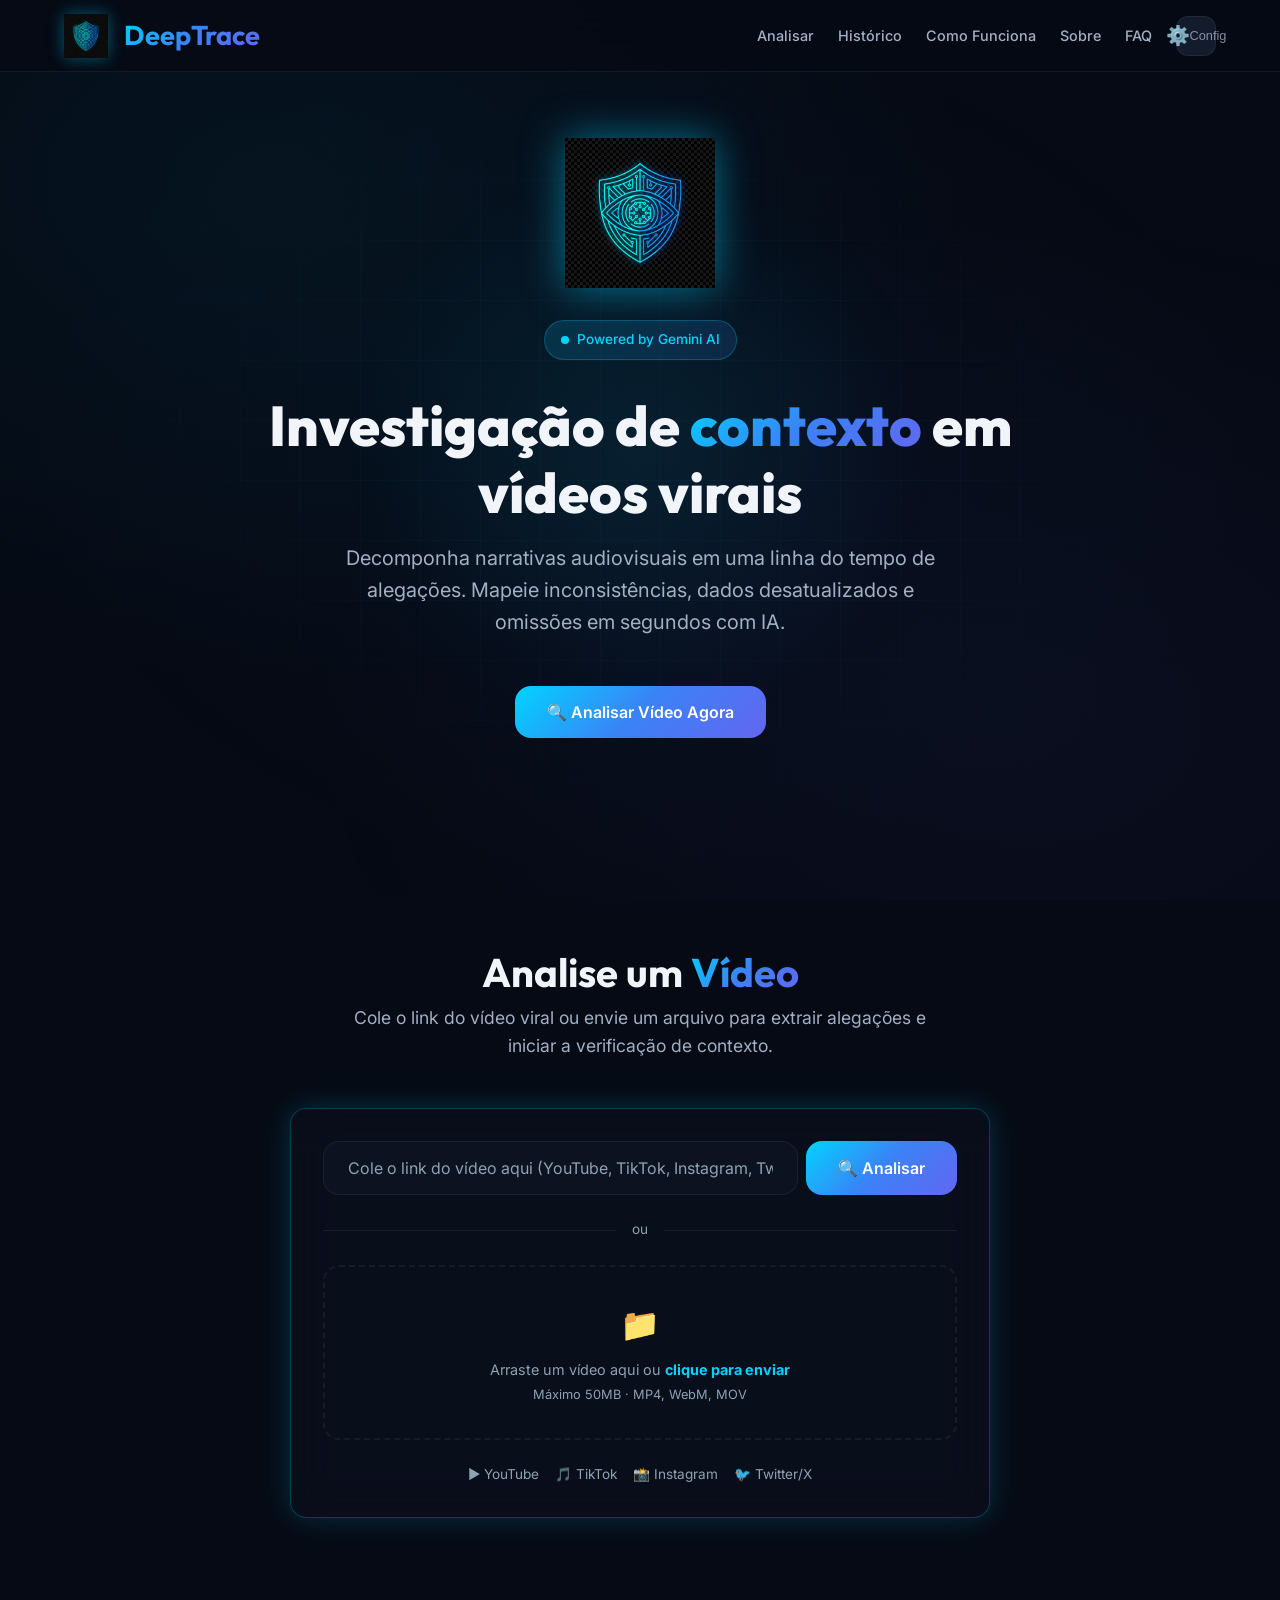
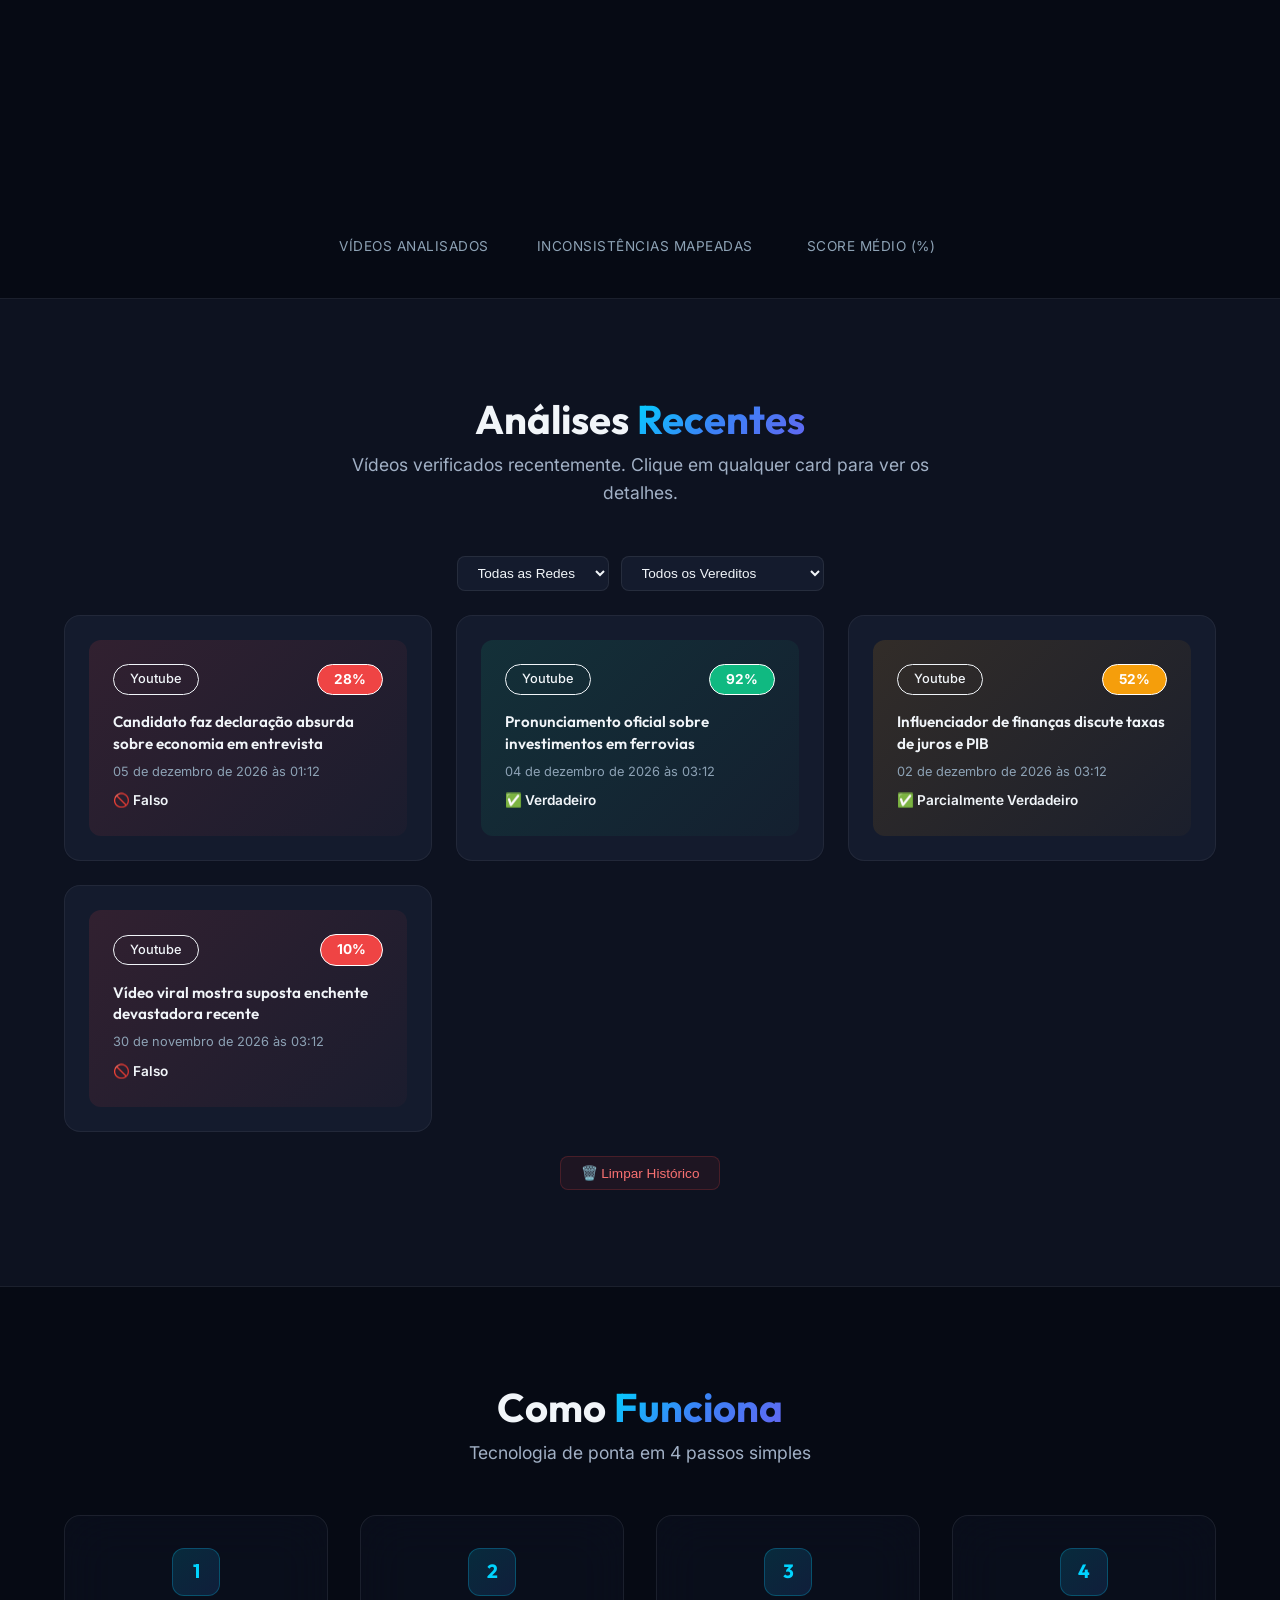
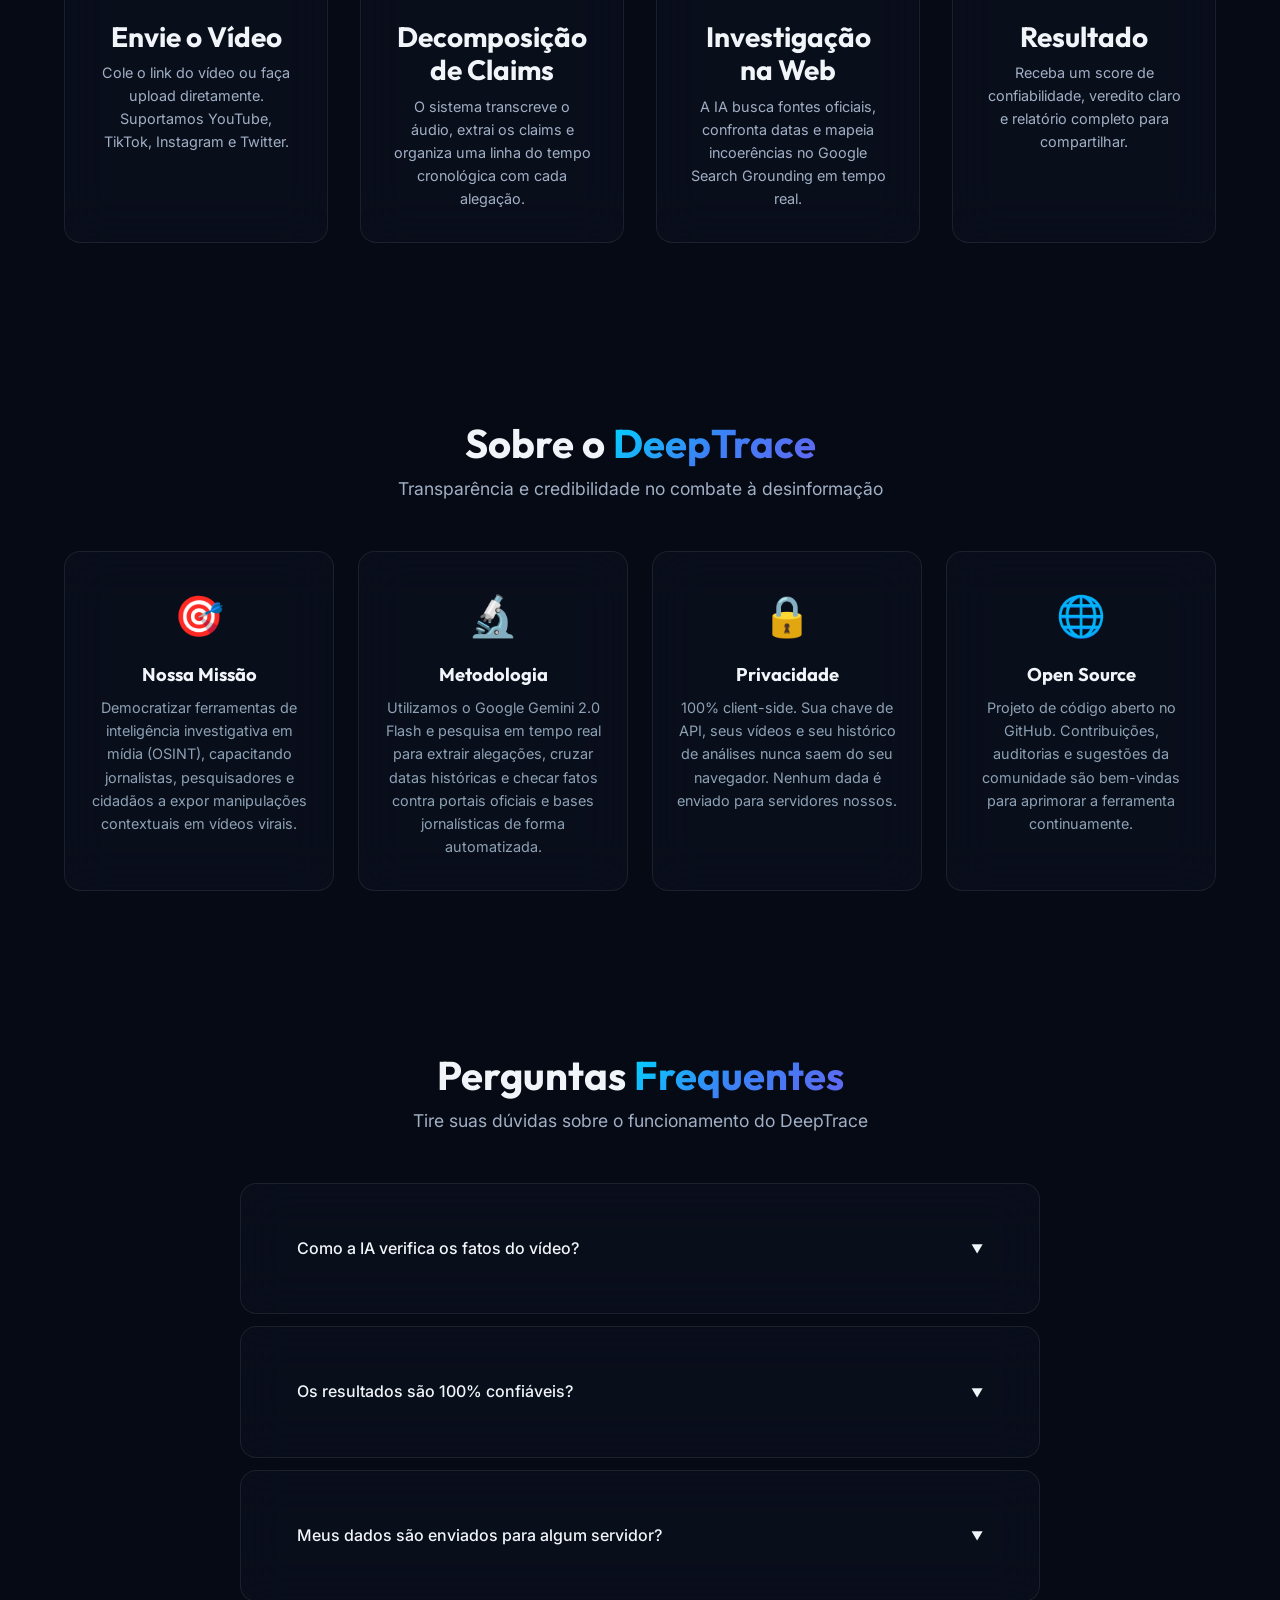
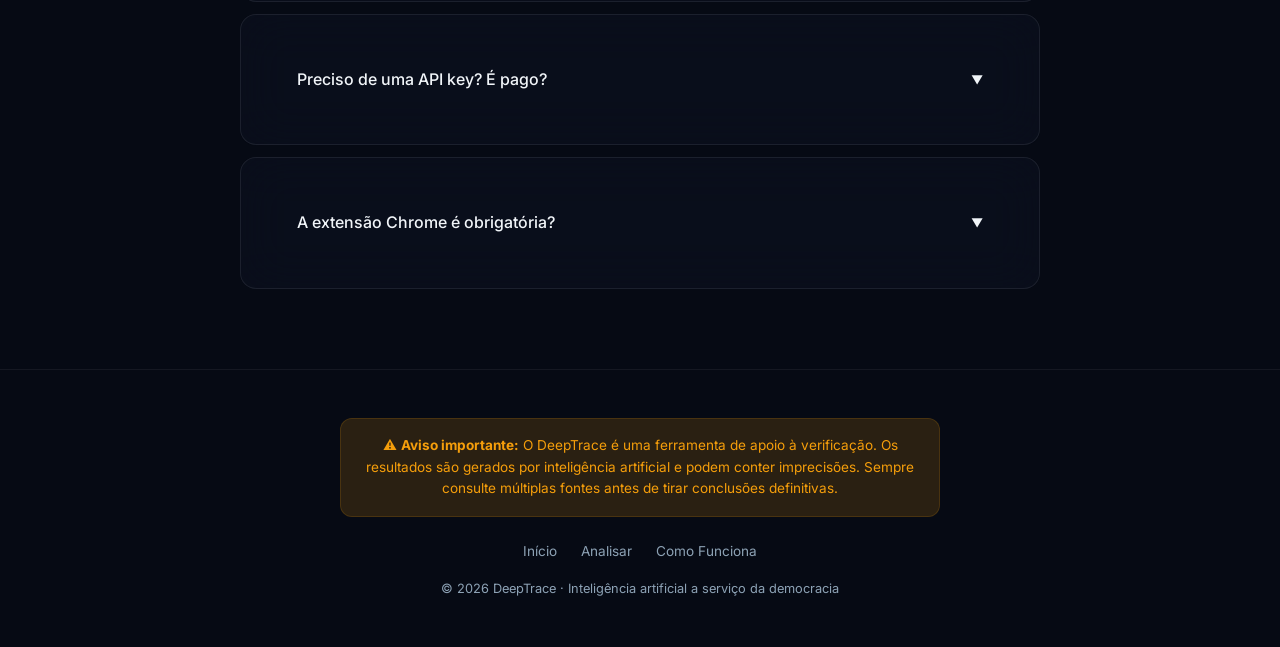
<file: index.html>
<!DOCTYPE html>
<html lang="pt-BR">
<head>
  <meta charset="UTF-8">
  <meta name="viewport" content="width=device-width, initial-scale=1.0">
  <meta name="description" content="DeepTrace — Investigação Contextual de Vídeos Virais. Decomponha narrativas, investigue inconsistências temporais e verifique claims com inteligência artificial.">
  <meta name="keywords" content="desinformação, contexto, vídeo, eleições, Brasil, verificação, fact-checking, timeline contextual, OSINT, IA">
  <meta name="author" content="DeepTrace">
  <meta name="theme-color" content="#060a14">

  <!-- Open Graph / Redes Sociais -->
  <meta property="og:type" content="website">
  <meta property="og:title" content="DeepTrace — Investigação Contextual de Vídeos Virais">
  <meta property="og:description" content="Inteligência artificial a serviço da verdade. Decomponha vídeos virais em uma linha do tempo de fatos e verifique claims.">
  <meta property="og:image" content="https://deep-trace-nine.vercel.app/assets/og-banner.png">
  <meta property="og:image:width" content="1200">
  <meta property="og:image:height" content="630">

  <title>DeepTrace — Investigação Contextual de Vídeos Virais</title>

  <!-- Favicon -->
  <link rel="icon" type="image/png" href="assets/logo.png">

  <!-- Estilos -->
  <link rel="stylesheet" href="index.css">
</head>
<body>

  <!-- ===== Toast Container ===== -->
  <div class="toast-container" id="toast-container"></div>

  <!-- ===== Header / Navbar ===== -->
  <header class="header" id="header">
    <div class="header-inner">
      <a href="#" class="header-logo" id="logo-link">
        <img src="assets/logo.png" alt="DeepTrace Logo" width="36" height="36">
        <span>DeepTrace</span>
      </a>
      <nav class="header-nav" id="header-nav">
        <a href="#analyze">Analisar</a>
        <a href="#history">Histórico</a>
        <a href="#how-it-works">Como Funciona</a>
        <a href="#about">Sobre</a>
        <a href="#faq">FAQ</a>
        <button id="settings-btn" title="Configurações" aria-label="Abrir configurações">
          ⚙️ <span class="nav-label">Config</span>
        </button>
      </nav>
      <button class="menu-toggle" id="menu-toggle" aria-label="Abrir menu de navegação" aria-expanded="false">
        <span></span>
        <span></span>
        <span></span>
      </button>
    </div>
  </header>

  <!-- ===== Hero Section ===== -->
  <section class="hero" id="hero">
    <div class="hero-grid" aria-hidden="true"></div>
    <div class="hero-content">
      <img src="assets/logo.png" alt="DeepTrace" class="hero-logo" width="150" height="150">

      <div class="hero-badge">
        <span class="dot" aria-hidden="true"></span>
        Powered by Gemini AI
      </div>

      <h1>Investigação de <span class="text-gradient">contexto</span> em vídeos virais</h1>

      <p class="hero-subtitle">
        Decomponha narrativas audiovisuais em uma linha do tempo de alegações.
        Mapeie inconsistências, dados desatualizados e omissões em segundos com IA.
      </p>

      <button class="btn-primary" id="cta-btn">
        🔍 Analisar Vídeo Agora
      </button>
    </div>
  </section>

  <!-- ===== Seção de Análise ===== -->
  <section class="analyze-section" id="analyze">
    <div class="container">
      <div class="section-title fade-in-up">
        <h2>Analise um <span class="text-gradient">Vídeo</span></h2>
        <p>Cole o link do vídeo viral ou envie um arquivo para extrair alegações e iniciar a verificação de contexto.</p>
      </div>

      <div class="analyze-card glass-card-accent fade-in-up">
        <!-- Input de URL -->
        <div class="input-group">
          <input
            type="url"
            id="analyze-input"
            placeholder="Cole o link do vídeo aqui (YouTube, TikTok, Instagram, Twitter...)"
            autocomplete="off"
            aria-label="URL do vídeo para análise"
          >
          <button class="btn-primary" id="analyze-btn">
            🔍 Analisar
          </button>
        </div>

        <!-- Divisor -->
        <div class="divider-text">ou</div>

        <!-- Área de Upload -->
        <div class="upload-area" id="upload-area" role="button" tabindex="0" aria-label="Arraste ou clique para enviar vídeo">
          <span class="upload-icon" aria-hidden="true">📁</span>
          <p class="upload-text">
            Arraste um vídeo aqui ou <strong>clique para enviar</strong>
          </p>
          <p class="text-muted" style="font-size: 0.8rem; margin-top: 4px;">Máximo 50MB · MP4, WebM, MOV</p>
        </div>
        <input type="file" id="upload-input" accept="video/*" class="hidden" aria-hidden="true">

        <!-- Plataformas suportadas -->
        <div class="platforms">
          <span>▶️ YouTube</span>
          <span>🎵 TikTok</span>
          <span>📸 Instagram</span>
          <span>🐦 Twitter/X</span>
        </div>
      </div>
    </div>
  </section>

  <!-- ===== Seção de Resultado ===== -->
  <section class="result-section" id="result-section">
    <div class="container">
      <div class="result-container" id="result-container">
        <!-- Resultado renderizado dinamicamente via JS -->
      </div>
    </div>
  </section>

  <!-- ===== Métricas ===== -->
  <div class="metrics-bar" id="metrics-bar">
    <div class="container">
      <div class="metrics-grid">
        <div class="metric-item">
          <span class="metric-value" id="metric-total" data-target="0">0</span>
          <span class="metric-label">Vídeos Analisados</span>
        </div>
        <div class="metric-item">
          <span class="metric-value" id="metric-fake" data-target="0">0</span>
          <span class="metric-label">Inconsistências Mapeadas</span>
        </div>
        <div class="metric-item">
          <span class="metric-value" id="metric-score" data-target="0">0</span>
          <span class="metric-label">Score Médio (%)</span>
        </div>
      </div>
    </div>
  </div>

  <!-- ===== Seção de Histórico ===== -->
  <section class="history-section" id="history">
    <div class="container">
      <div class="section-title fade-in-up">
        <h2>Análises <span class="text-gradient">Recentes</span></h2>
        <p>Vídeos verificados recentemente. Clique em qualquer card para ver os detalhes.</p>
      </div>

      <!-- ===== Filtros do Histórico ===== -->
      <div class="history-filters fade-in-up" style="display: flex; gap: 12px; justify-content: center; margin-bottom: 24px; flex-wrap: wrap;">
        <select id="filter-platform" class="select-filter" aria-label="Filtrar por rede social" style="background: var(--bg-tertiary); color: var(--text-primary); border: 1px solid var(--glass-border); padding: 8px 16px; border-radius: var(--radius-sm); outline: none; cursor: pointer; font-size: 0.85rem;">
          <option value="all">Todas as Redes</option>
          <option value="youtube">YouTube</option>
          <option value="tiktok">TikTok</option>
          <option value="instagram">Instagram</option>
          <option value="twitter">Twitter/X</option>
          <option value="file">Arquivos Locais</option>
        </select>
        <select id="filter-verdict" class="select-filter" aria-label="Filtrar por veredito" style="background: var(--bg-tertiary); color: var(--text-primary); border: 1px solid var(--glass-border); padding: 8px 16px; border-radius: var(--radius-sm); outline: none; cursor: pointer; font-size: 0.85rem;">
          <option value="all">Todos os Vereditos</option>
          <option value="verdadeiro">Verdadeiro</option>
          <option value="falso">Falso</option>
          <option value="parcial">Parcialmente Verdadeiro</option>
          <option value="inconclusivo">Inconclusivo</option>
        </select>
      </div>

      <div class="history-grid" id="history-grid">
        <!-- Cards renderizados via JS -->
      </div>
    </div>
  </section>

  <!-- ===== Como Funciona ===== -->
  <section class="how-it-works" id="how-it-works">
    <div class="container">
      <div class="section-title fade-in-up">
        <h2>Como <span class="text-gradient">Funciona</span></h2>
        <p>Tecnologia de ponta em 4 passos simples</p>
      </div>

      <div class="steps-grid">
        <div class="glass-card step-card fade-in-up">
          <div class="step-number">1</div>
          <h3>Envie o Vídeo</h3>
          <p>Cole o link do vídeo ou faça upload diretamente. Suportamos YouTube, TikTok, Instagram e Twitter.</p>
        </div>

        <div class="glass-card step-card fade-in-up">
          <div class="step-number">2</div>
          <h3>Decomposição de Claims</h3>
          <p>O sistema transcreve o áudio, extrai os claims e organiza uma linha do tempo cronológica com cada alegação.</p>
        </div>

        <div class="glass-card step-card fade-in-up">
          <div class="step-number">3</div>
          <h3>Investigação na Web</h3>
          <p>A IA busca fontes oficiais, confronta datas e mapeia incoerências no Google Search Grounding em tempo real.</p>
        </div>

        <div class="glass-card step-card fade-in-up">
          <div class="step-number">4</div>
          <h3>Resultado</h3>
          <p>Receba um score de confiabilidade, veredito claro e relatório completo para compartilhar.</p>
        </div>
      </div>
    </div>
  </section>

  <!-- ===== Sobre o Projeto ===== -->
  <section class="about-section" id="about">
    <div class="container">
      <div class="section-title fade-in-up">
        <h2>Sobre o <span class="text-gradient">DeepTrace</span></h2>
        <p>Transparência e credibilidade no combate à desinformação</p>
      </div>

      <div class="about-grid">
        <div class="glass-card about-card fade-in-up">
          <div class="about-card__icon">🎯</div>
          <h3>Nossa Missão</h3>
          <p>Democratizar ferramentas de inteligência investigativa em mídia (OSINT), capacitando jornalistas, pesquisadores e cidadãos a expor manipulações contextuais em vídeos virais.</p>
        </div>

        <div class="glass-card about-card fade-in-up">
          <div class="about-card__icon">🔬</div>
          <h3>Metodologia</h3>
          <p>Utilizamos o Google Gemini 2.0 Flash e pesquisa em tempo real para extrair alegações, cruzar datas históricas e checar fatos contra portais oficiais e bases jornalísticas de forma automatizada.</p>
        </div>

        <div class="glass-card about-card fade-in-up">
          <div class="about-card__icon">🔒</div>
          <h3>Privacidade</h3>
          <p>100% client-side. Sua chave de API, seus vídeos e seu histórico de análises nunca saem do seu navegador. Nenhum dada é enviado para servidores nossos.</p>
        </div>

        <div class="glass-card about-card fade-in-up">
          <div class="about-card__icon">🌐</div>
          <h3>Open Source</h3>
          <p>Projeto de código aberto no GitHub. Contribuições, auditorias e sugestões da comunidade são bem-vindas para aprimorar a ferramenta continuamente.</p>
        </div>
      </div>
    </div>
  </section>

  <!-- ===== FAQ ===== -->
  <section class="faq-section" id="faq">
    <div class="container">
      <div class="section-title fade-in-up">
        <h2>Perguntas <span class="text-gradient">Frequentes</span></h2>
        <p>Tire suas dúvidas sobre o funcionamento do DeepTrace</p>
      </div>

      <div class="faq-list fade-in-up">
        <div class="faq-item glass-card">
          <div class="faq-question" role="button" tabindex="0" aria-expanded="false">
            <span>Como a IA verifica os fatos do vídeo?</span>
            <span class="faq-chevron">▼</span>
          </div>
          <div class="faq-answer">
            <p>O DeepTrace transcreve o áudio do vídeo, identifica cada alegação factual e as confronta com o conhecimento do modelo Gemini 2.0 Flash, que foi treinado com ampla base de dados jornalísticos e factuais. Cada alegação recebe um score individual de confiança e fontes quando disponíveis.</p>
          </div>
        </div>

        <div class="faq-item glass-card">
          <div class="faq-question" role="button" tabindex="0" aria-expanded="false">
            <span>Os resultados são 100% confiáveis?</span>
            <span class="faq-chevron">▼</span>
          </div>
          <div class="faq-answer">
            <p>Não. O DeepTrace é uma ferramenta de apoio à verificação, não um juiz final. Os resultados são gerados por IA e podem conter imprecisões. Sempre consulte múltiplas fontes e agências de fact-checking antes de tirar conclusões definitivas.</p>
          </div>
        </div>

        <div class="faq-item glass-card">
          <div class="faq-question" role="button" tabindex="0" aria-expanded="false">
            <span>Meus dados são enviados para algum servidor?</span>
            <span class="faq-chevron">▼</span>
          </div>
          <div class="faq-answer">
            <p>Não. O DeepTrace opera 100% no seu navegador (client-side). Sua chave de API é armazenada localmente no seu dispositivo, e as requisições vão direto do seu navegador para a API do Google Gemini. Nenhum dado passa por servidores intermediários.</p>
          </div>
        </div>

        <div class="faq-item glass-card">
          <div class="faq-question" role="button" tabindex="0" aria-expanded="false">
            <span>Preciso de uma API key? É pago?</span>
            <span class="faq-chevron">▼</span>
          </div>
          <div class="faq-answer">
            <p>Sim, você precisa de uma chave gratuita da API Gemini. Basta acessar <a href="https://aistudio.google.com/apikey" target="_blank" rel="noopener noreferrer">Google AI Studio</a>, criar uma conta Google e gerar a chave em segundos. O uso gratuito oferece uma cota generosa de requisições diárias.</p>
          </div>
        </div>

        <div class="faq-item glass-card">
          <div class="faq-question" role="button" tabindex="0" aria-expanded="false">
            <span>A extensão Chrome é obrigatória?</span>
            <span class="faq-chevron">▼</span>
          </div>
          <div class="faq-answer">
            <p>Não. O Web App funciona de forma independente — basta colar o link do vídeo ou fazer upload. A extensão Chrome é opcional e melhora a precisão ao extrair as legendas reais do YouTube diretamente da página, fornecendo a transcrição exata ao modelo de IA.</p>
          </div>
        </div>
      </div>
    </div>
  </section>

  <!-- ===== Footer ===== -->
  <footer class="footer" id="footer">
    <div class="container">
      <div class="footer-content">
        <div class="footer-disclaimer">
          ⚠️ <strong>Aviso importante:</strong> O DeepTrace é uma ferramenta de apoio à verificação.
          Os resultados são gerados por inteligência artificial e podem conter imprecisões.
          Sempre consulte múltiplas fontes antes de tirar conclusões definitivas.
        </div>

        <div class="footer-links">
          <a href="#hero">Início</a>
          <a href="#analyze">Analisar</a>
          <a href="#how-it-works">Como Funciona</a>
        </div>

        <p class="footer-copy">
          © 2026 DeepTrace · Inteligência artificial a serviço da democracia
        </p>
      </div>
    </div>
  </footer>

  <!-- ===== Bottom Navigation Bar (Mobile PWA) ===== -->
  <nav class="bottom-nav" id="bottom-nav">
    <a href="#analyze" class="bottom-nav-item active">
      <span class="bottom-nav-icon">🔍</span>
      <span class="bottom-nav-label">Analisar</span>
    </a>
    <a href="#history" class="bottom-nav-item">
      <span class="bottom-nav-icon">📊</span>
      <span class="bottom-nav-label">Histórico</span>
    </a>
    <a href="#how-it-works" class="bottom-nav-item">
      <span class="bottom-nav-icon">💡</span>
      <span class="bottom-nav-label">Instruções</span>
    </a>
    <button class="bottom-nav-item" id="bottom-settings-btn" style="background: none; border: none; padding: 0; cursor: pointer; font-family: inherit;">
      <span class="bottom-nav-icon">⚙️</span>
      <span class="bottom-nav-label">Config</span>
    </button>
  </nav>

  <!-- ===== Scripts ===== -->
  <script src="js/storage.js"></script>
  <script src="js/analyzer.js"></script>
  <script src="js/ui.js"></script>
  <script src="js/app.js"></script>

</body>
</html>
</file>
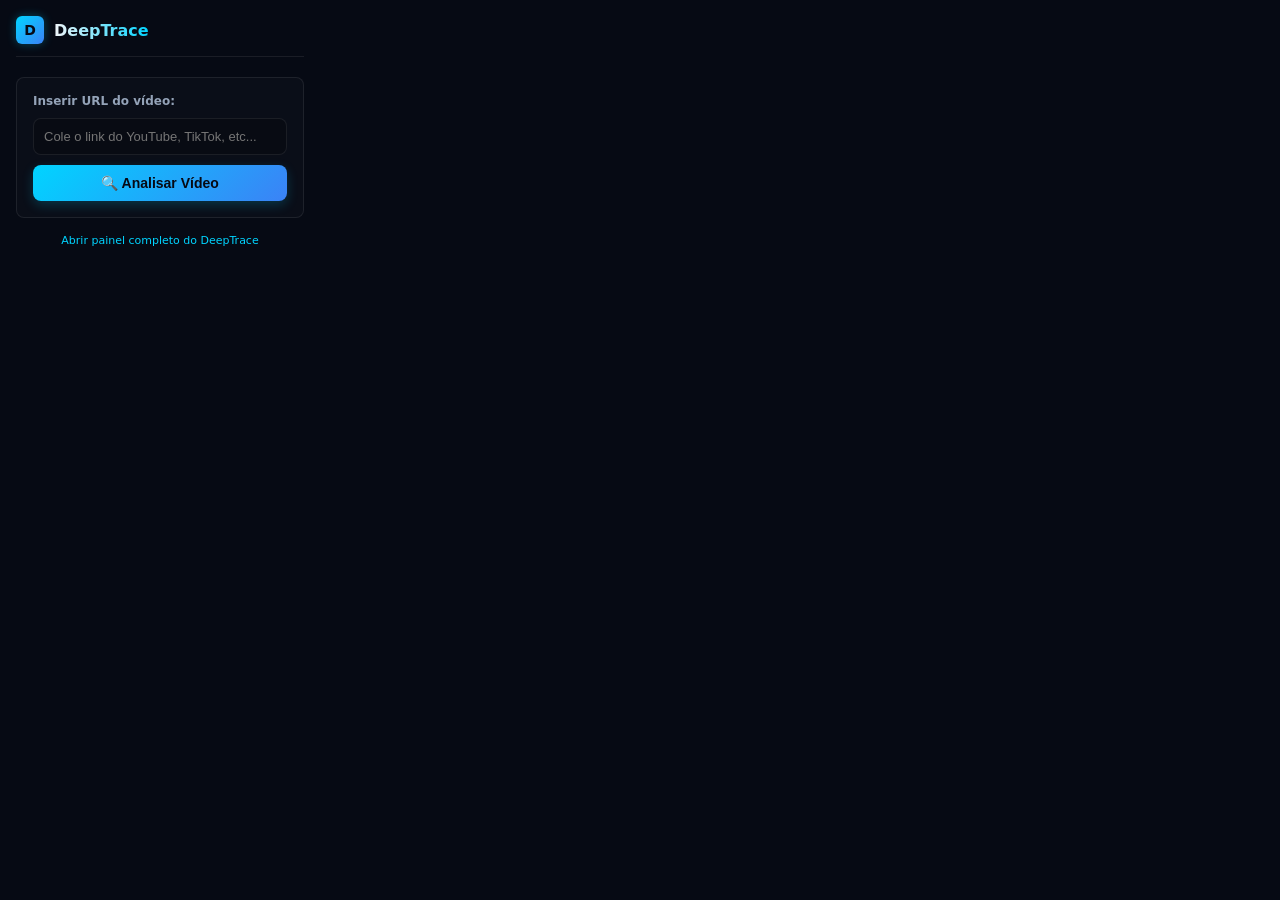
<file: extension/popup.html>
<!DOCTYPE html>
<html lang="pt-BR">
<head>
  <meta charset="UTF-8">
  <style>
    /* Estilos do Popup */
    :root {
      --bg-primary: #060a14;
      --bg-secondary: #0a0e1a;
      --bg-card: rgba(255, 255, 255, 0.02);
      --accent-primary: #00d4ff;
      --accent-secondary: #3b82f6;
      --text-primary: #f1f5f9;
      --text-secondary: #94a3b8;
      --border: rgba(255, 255, 255, 0.08);
      --radius: 8px;
    }
    
    body {
      width: 320px;
      margin: 0;
      padding: 16px;
      background: var(--bg-primary);
      color: var(--text-primary);
      font-family: system-ui, -apple-system, sans-serif;
      box-sizing: border-box;
    }
    
    .header {
      display: flex;
      align-items: center;
      gap: 10px;
      margin-bottom: 20px;
      padding-bottom: 12px;
      border-bottom: 1px solid var(--border);
    }
    
    .logo-container {
      display: flex;
      align-items: center;
      justify-content: center;
      width: 28px;
      height: 28px;
      background: linear-gradient(135deg, var(--accent-primary) 0%, var(--accent-secondary) 100%);
      border-radius: 6px;
      font-weight: 800;
      font-size: 14px;
      color: #060a14;
      box-shadow: 0 0 10px rgba(0, 212, 255, 0.3);
    }
    
    .title {
      font-size: 16px;
      font-weight: 700;
      margin: 0;
      background: linear-gradient(90deg, #f1f5f9 0%, #00d4ff 100%);
      -webkit-background-clip: text;
      -webkit-text-fill-color: transparent;
    }
    
    .content-box {
      background: var(--bg-card);
      border: 1px solid var(--border);
      border-radius: var(--radius);
      padding: 16px;
      text-align: center;
      margin-bottom: 16px;
    }
    
    .btn {
      display: inline-flex;
      align-items: center;
      justify-content: center;
      gap: 8px;
      width: 100%;
      padding: 10px 16px;
      border-radius: var(--radius);
      font-size: 14px;
      font-weight: 600;
      border: none;
      cursor: pointer;
      transition: all 0.2s ease;
    }
    
    .btn-primary {
      background: linear-gradient(135deg, var(--accent-primary) 0%, var(--accent-secondary) 100%);
      color: #060a14;
      box-shadow: 0 4px 12px rgba(0, 212, 255, 0.2);
    }
    
    .btn-primary:hover {
      transform: translateY(-1px);
      box-shadow: 0 6px 16px rgba(0, 212, 255, 0.3);
    }
    
    .btn-secondary {
      background: rgba(255, 255, 255, 0.05);
      border: 1px solid var(--border);
      color: var(--text-primary);
      margin-top: 10px;
    }
    
    .btn-secondary:hover {
      background: rgba(255, 255, 255, 0.08);
      border-color: rgba(255, 255, 255, 0.15);
    }
    
    .status-text {
      font-size: 13px;
      line-height: 1.5;
      color: var(--text-secondary);
      margin-top: 0;
      margin-bottom: 16px;
    }
    
    .input-group {
      display: flex;
      flex-direction: column;
      gap: 10px;
      text-align: left;
    }
    
    .input-label {
      font-size: 12px;
      font-weight: 600;
      color: var(--text-secondary);
    }
    
    input[type="url"] {
      width: 100%;
      padding: 10px;
      background: rgba(0, 0, 0, 0.2);
      border: 1px solid var(--border);
      border-radius: var(--radius);
      color: var(--text-primary);
      font-size: 13px;
      outline: none;
      box-sizing: border-box;
      transition: border-color 0.2s;
    }
    
    input[type="url"]:focus {
      border-color: var(--accent-primary);
    }
    
    .footer {
      text-align: center;
      font-size: 11px;
      color: var(--text-secondary);
    }
    
    .footer a {
      color: var(--accent-primary);
      text-decoration: none;
    }
    
    .footer a:hover {
      text-decoration: underline;
    }
    
    .hidden {
      display: none !important;
    }
  </style>
</head>
<body>

  <div class="header">
    <div class="logo-container">D</div>
    <h1 class="title">DeepTrace</h1>
  </div>

  <!-- Estado A: Vídeo Detectado -->
  <div id="video-detected-state" class="content-box hidden">
    <p class="status-text" id="detected-status-msg">
      Vídeo compatível detectado na aba ativa!
    </p>
    <button class="btn btn-primary" id="analyze-current-btn">
      🔍 Analisar Vídeo Atual
    </button>
  </div>

  <!-- Estado B: Nenhum Vídeo Detectado / Input Manual -->
  <div id="no-video-state" class="content-box">
    <div class="input-group">
      <label class="input-label" for="manual-url">Inserir URL do vídeo:</label>
      <input type="url" id="manual-url" placeholder="Cole o link do YouTube, TikTok, etc..." autocomplete="off">
      <button class="btn btn-primary" id="analyze-manual-btn">
        🔍 Analisar Vídeo
      </button>
    </div>
  </div>

  <div class="footer">
    <a href="http://localhost:8000" target="_blank" id="open-app-link">Abrir painel completo do DeepTrace</a>
  </div>

  <script src="popup.js"></script>
</body>
</html>
</file>
<file: index.css>
/* =============================================
   DeepTrace — Design System
   Detector de Fake News em Vídeos
   Tema: Dark Premium + Ciano/Azul
   ============================================= */

/* === Google Fonts === */
@import url('https://fonts.googleapis.com/css2?family=Inter:wght@300;400;500;600;700&family=Outfit:wght@400;500;600;700;800&display=swap');

/* === Variáveis CSS === */
:root {
  /* Paleta de cores */
  --bg-primary: #060a14;
  --bg-secondary: #0d1220;
  --bg-tertiary: #141b2d;
  --bg-card: rgba(13, 18, 32, 0.75);
  --bg-card-hover: rgba(20, 27, 45, 0.9);

  /* Acentos */
  --accent-primary: #00d4ff;
  --accent-secondary: #3b82f6;
  --accent-tertiary: #6366f1;
  --accent-gradient: linear-gradient(135deg, #00d4ff 0%, #3b82f6 50%, #6366f1 100%);
  --accent-gradient-soft: linear-gradient(135deg, rgba(0,212,255,0.15) 0%, rgba(59,130,246,0.15) 100%);

  /* Semânticas */
  --success: #10b981;
  --success-soft: rgba(16, 185, 129, 0.15);
  --warning: #f59e0b;
  --warning-soft: rgba(245, 158, 11, 0.15);
  --danger: #ef4444;
  --danger-soft: rgba(239, 68, 68, 0.15);

  /* Texto */
  --text-primary: #f1f5f9;
  --text-secondary: #a1b0c5;
  --text-muted: #8da2b5;
  --text-accent: #00d4ff;

  /* Bordas e efeitos */
  --border: rgba(255, 255, 255, 0.06);
  --border-accent: rgba(0, 212, 255, 0.25);
  --glass-bg: rgba(13, 18, 32, 0.6);
  --glass-border: rgba(255, 255, 255, 0.08);
  --glass-blur: blur(24px);

  /* Espaçamento */
  --space-xs: 4px;
  --space-sm: 8px;
  --space-md: 16px;
  --space-lg: 24px;
  --space-xl: 32px;
  --space-2xl: 48px;
  --space-3xl: 64px;
  --space-4xl: 96px;

  /* Bordas arredondadas */
  --radius-sm: 8px;
  --radius-md: 12px;
  --radius-lg: 16px;
  --radius-xl: 24px;
  --radius-full: 9999px;

  /* Sombras */
  --shadow-sm: 0 2px 8px rgba(0, 0, 0, 0.3);
  --shadow-md: 0 4px 16px rgba(0, 0, 0, 0.4);
  --shadow-lg: 0 8px 32px rgba(0, 0, 0, 0.5);
  --shadow-glow: 0 0 30px rgba(0, 212, 255, 0.2);
  --shadow-glow-strong: 0 0 50px rgba(0, 212, 255, 0.35);

  /* Tipografia */
  --font-body: 'Inter', -apple-system, BlinkMacSystemFont, sans-serif;
  --font-heading: 'Outfit', 'Inter', sans-serif;

  /* Transições */
  --transition-fast: 150ms ease;
  --transition: 300ms ease;
  --transition-slow: 500ms ease;

  /* Layout */
  --max-width: 1200px;
  --header-height: 72px;
}

/* === Reset e Base === */
*,
*::before,
*::after {
  margin: 0;
  padding: 0;
  box-sizing: border-box;
}

html {
  scroll-behavior: smooth;
  font-size: 16px;
  -webkit-text-size-adjust: 100%;
}

body {
  font-family: var(--font-body);
  background-color: var(--bg-primary);
  color: var(--text-primary);
  line-height: 1.6;
  min-height: 100vh;
  overflow-x: hidden;
  -webkit-font-smoothing: antialiased;
  -moz-osx-font-smoothing: grayscale;
}

/* Fundo animado global */
body::before {
  content: '';
  position: fixed;
  inset: 0;
  background:
    radial-gradient(ellipse at 20% 20%, rgba(0, 212, 255, 0.05) 0%, transparent 50%),
    radial-gradient(ellipse at 80% 80%, rgba(99, 102, 241, 0.05) 0%, transparent 50%),
    radial-gradient(ellipse at 50% 50%, rgba(59, 130, 246, 0.03) 0%, transparent 70%);
  pointer-events: none;
  z-index: 0;
}

a {
  color: var(--accent-primary);
  text-decoration: none;
  transition: color var(--transition-fast);
}

a:hover {
  color: var(--accent-secondary);
}

img {
  max-width: 100%;
  display: block;
}

/* === Tipografia === */
h1, h2, h3, h4, h5, h6 {
  font-family: var(--font-heading);
  font-weight: 700;
  line-height: 1.2;
  color: var(--text-primary);
}

h1 { font-size: clamp(2rem, 5vw, 3.5rem); }
h2 { font-size: clamp(1.5rem, 3.5vw, 2.5rem); }
h3 { font-size: clamp(1.2rem, 2.5vw, 1.75rem); }
h4 { font-size: 1.25rem; }

.text-gradient {
  background: var(--accent-gradient);
  -webkit-background-clip: text;
  -webkit-text-fill-color: transparent;
  background-clip: text;
}

.text-accent { color: var(--accent-primary); }
.text-secondary { color: var(--text-secondary); }
.text-muted { color: var(--text-muted); }

/* === Layout === */
.container {
  width: 100%;
  max-width: var(--max-width);
  margin: 0 auto;
  padding: 0 var(--space-lg);
}

section {
  position: relative;
  z-index: 1;
  padding: var(--space-4xl) 0;
}

/* === Header / Navbar === */
.header {
  position: fixed;
  top: 0;
  left: 0;
  right: 0;
  height: var(--header-height);
  z-index: 1000;
  background: rgba(6, 10, 20, 0.85);
  backdrop-filter: var(--glass-blur);
  -webkit-backdrop-filter: var(--glass-blur);
  border-bottom: 1px solid var(--border);
  transition: background var(--transition);
}

.header-inner {
  display: flex;
  align-items: center;
  justify-content: space-between;
  height: 100%;
  max-width: var(--max-width);
  margin: 0 auto;
  padding: 0 var(--space-lg);
}

.header-logo {
  display: flex;
  align-items: center;
  gap: var(--space-sm);
  transition: gap var(--transition);
}

.header-logo img {
  width: 36px;
  height: 36px;
  filter: drop-shadow(0 0 8px rgba(0, 212, 255, 0.4));
  transition: width var(--transition), height var(--transition);
}

.header-logo span {
  font-family: var(--font-heading);
  font-size: 1.4rem;
  font-weight: 700;
  background: var(--accent-gradient);
  -webkit-background-clip: text;
  -webkit-text-fill-color: transparent;
  background-clip: text;
  transition: font-size var(--transition);
}

@media (min-width: 992px) {
  .header-logo img {
    width: 44px;
    height: 44px;
  }
  .header-logo span {
    font-size: 1.7rem;
  }
  .header-logo {
    gap: var(--space-md);
  }
}

.header-nav {
  display: flex;
  align-items: center;
  gap: var(--space-lg);
}

.header-nav a {
  color: var(--text-secondary);
  font-size: 0.9rem;
  font-weight: 500;
  transition: color var(--transition-fast);
  position: relative;
}

.header-nav a:hover {
  color: var(--text-primary);
}

.header-nav a::after {
  content: '';
  position: absolute;
  bottom: -4px;
  left: 0;
  width: 0;
  height: 2px;
  background: var(--accent-gradient);
  transition: width var(--transition);
  border-radius: 1px;
}

.header-nav a:hover::after {
  width: 100%;
}

#settings-btn {
  display: flex;
  align-items: center;
  justify-content: center;
  width: 40px;
  height: 40px;
  border-radius: var(--radius-md);
  background: var(--bg-tertiary);
  border: 1px solid var(--border);
  color: var(--text-secondary);
  cursor: pointer;
  transition: all var(--transition-fast);
  font-size: 1.2rem;
}

#settings-btn:hover {
  background: var(--bg-card-hover);
  border-color: var(--border-accent);
  color: var(--accent-primary);
  box-shadow: var(--shadow-glow);
}

/* === Hero Section === */
.hero {
  min-height: 100vh;
  display: flex;
  align-items: center;
  justify-content: center;
  text-align: center;
  padding-top: var(--header-height);
  position: relative;
  overflow: hidden;
}

.hero::before {
  content: '';
  position: absolute;
  top: 50%;
  left: 50%;
  transform: translate(-50%, -50%);
  width: 600px;
  height: 600px;
  background: radial-gradient(circle, rgba(0, 212, 255, 0.08) 0%, transparent 70%);
  border-radius: 50%;
  animation: heroGlow 8s ease-in-out infinite alternate;
}

@keyframes heroGlow {
  0% { transform: translate(-50%, -50%) scale(1); opacity: 0.5; }
  100% { transform: translate(-50%, -50%) scale(1.3); opacity: 1; }
}

/* Grid de fundo animado */
.hero-grid {
  position: absolute;
  inset: 0;
  background-image:
    linear-gradient(rgba(0, 212, 255, 0.03) 1px, transparent 1px),
    linear-gradient(90deg, rgba(0, 212, 255, 0.03) 1px, transparent 1px);
  background-size: 60px 60px;
  animation: gridMove 20s linear infinite;
  mask-image: radial-gradient(ellipse at center, black 30%, transparent 70%);
  -webkit-mask-image: radial-gradient(ellipse at center, black 30%, transparent 70%);
}

@keyframes gridMove {
  0% { background-position: 0 0; }
  100% { background-position: 60px 60px; }
}

.hero-content {
  position: relative;
  z-index: 2;
  max-width: 800px;
}

.hero-logo {
  width: 120px;
  height: 120px;
  margin: 0 auto var(--space-xl);
  filter: drop-shadow(0 0 20px rgba(0, 212, 255, 0.5));
  animation: logoPulse 4s ease-in-out infinite;
  transition: width var(--transition), height var(--transition);
}

@media (min-width: 992px) {
  .hero-logo {
    width: 150px;
    height: 150px;
  }
}

@keyframes logoPulse {
  0%, 100% { filter: drop-shadow(0 0 20px rgba(0, 212, 255, 0.5)); transform: scale(1); }
  50% { filter: drop-shadow(0 0 35px rgba(0, 212, 255, 0.7)); transform: scale(1.03); }
}

.hero h1 {
  margin-bottom: var(--space-md);
  font-weight: 800;
}

.hero-subtitle {
  font-size: clamp(1rem, 2vw, 1.25rem);
  color: var(--text-secondary);
  margin-bottom: var(--space-2xl);
  max-width: 600px;
  margin-left: auto;
  margin-right: auto;
}

.hero-badge {
  display: inline-flex;
  align-items: center;
  gap: var(--space-sm);
  padding: var(--space-sm) var(--space-md);
  border-radius: var(--radius-full);
  background: var(--accent-gradient-soft);
  border: 1px solid var(--border-accent);
  color: var(--accent-primary);
  font-size: 0.85rem;
  font-weight: 500;
  margin-bottom: var(--space-xl);
}

.hero-badge .dot {
  width: 8px;
  height: 8px;
  background: var(--accent-primary);
  border-radius: 50%;
  animation: dotPulse 2s ease-in-out infinite;
}

@keyframes dotPulse {
  0%, 100% { opacity: 1; }
  50% { opacity: 0.3; }
}

/* === Botões === */
.btn-primary {
  display: inline-flex;
  align-items: center;
  justify-content: center;
  gap: var(--space-sm);
  padding: var(--space-md) var(--space-xl);
  background: var(--accent-gradient);
  color: #fff;
  font-family: var(--font-body);
  font-size: 1rem;
  font-weight: 600;
  border: none;
  border-radius: var(--radius-lg);
  cursor: pointer;
  transition: all var(--transition);
  position: relative;
  overflow: hidden;
}

.btn-primary::before {
  content: '';
  position: absolute;
  inset: 0;
  background: linear-gradient(135deg, rgba(255,255,255,0.2), transparent);
  opacity: 0;
  transition: opacity var(--transition-fast);
}

.btn-primary:hover {
  transform: translateY(-2px);
  box-shadow: var(--shadow-glow-strong);
}

.btn-primary:hover::before {
  opacity: 1;
}

.btn-primary:active {
  transform: translateY(0);
}

.btn-primary:disabled {
  opacity: 0.5;
  cursor: not-allowed;
  transform: none;
  box-shadow: none;
}

.btn-secondary {
  display: inline-flex;
  align-items: center;
  justify-content: center;
  gap: var(--space-sm);
  padding: var(--space-md) var(--space-xl);
  background: transparent;
  color: var(--text-primary);
  font-family: var(--font-body);
  font-size: 1rem;
  font-weight: 500;
  border: 1px solid var(--glass-border);
  border-radius: var(--radius-lg);
  cursor: pointer;
  transition: all var(--transition);
}

.btn-secondary:hover {
  background: var(--bg-tertiary);
  border-color: var(--border-accent);
}

.btn-icon {
  width: 44px;
  height: 44px;
  padding: 0;
  border-radius: var(--radius-md);
  display: inline-flex;
  align-items: center;
  justify-content: center;
  font-size: 1.2rem;
}

/* === Cards Glassmorphism === */
.glass-card {
  background: var(--glass-bg);
  backdrop-filter: var(--glass-blur);
  -webkit-backdrop-filter: var(--glass-blur);
  border: 1px solid var(--glass-border);
  border-radius: var(--radius-lg);
  padding: var(--space-xl);
  transition: all var(--transition);
}

.glass-card:hover {
  border-color: rgba(255, 255, 255, 0.12);
  background: var(--bg-card-hover);
}

.glass-card-accent {
  background: var(--glass-bg);
  backdrop-filter: var(--glass-blur);
  -webkit-backdrop-filter: var(--glass-blur);
  border: 1px solid var(--border-accent);
  border-radius: var(--radius-lg);
  padding: var(--space-xl);
  box-shadow: var(--shadow-glow);
  transition: all var(--transition);
}

.glass-card-accent:hover {
  box-shadow: var(--shadow-glow-strong);
}

/* === Seção de Análise === */
.analyze-section {
  padding-top: var(--space-2xl);
  padding-bottom: var(--space-4xl);
}

.section-title {
  text-align: center;
  margin-bottom: var(--space-2xl);
}

.section-title h2 {
  margin-bottom: var(--space-sm);
}

.section-title p {
  color: var(--text-secondary);
  font-size: 1.1rem;
  max-width: 600px;
  margin: 0 auto;
}

.analyze-card {
  max-width: 700px;
  margin: 0 auto;
}

.input-group {
  display: flex;
  gap: var(--space-sm);
  margin-bottom: var(--space-lg);
}

.input-group input {
  flex: 1;
  padding: var(--space-md) var(--space-lg);
  background: var(--bg-secondary);
  border: 1px solid var(--border);
  border-radius: var(--radius-lg);
  color: var(--text-primary);
  font-family: var(--font-body);
  font-size: 1rem;
  outline: none;
  transition: all var(--transition-fast);
}

.input-group input::placeholder {
  color: var(--text-muted);
}

.input-group input:focus {
  border-color: var(--accent-primary);
  box-shadow: 0 0 0 3px rgba(0, 212, 255, 0.1);
}

/* Área de upload / drag & drop */
.upload-area {
  border: 2px dashed var(--border);
  border-radius: var(--radius-lg);
  padding: var(--space-xl);
  text-align: center;
  cursor: pointer;
  transition: all var(--transition);
  color: var(--text-muted);
}

.upload-area:hover,
.upload-area.drag-over {
  border-color: var(--accent-primary);
  background: rgba(0, 212, 255, 0.03);
  color: var(--text-secondary);
}

.upload-area .upload-icon {
  font-size: 2rem;
  margin-bottom: var(--space-sm);
  display: block;
}

.upload-area .upload-text {
  font-size: 0.9rem;
}

.upload-area .upload-text strong {
  color: var(--accent-primary);
}

/* Ícones de plataformas */
.platforms {
  display: flex;
  align-items: center;
  justify-content: center;
  gap: var(--space-md);
  margin-top: var(--space-lg);
  color: var(--text-muted);
  font-size: 0.85rem;
}

.platforms span {
  display: flex;
  align-items: center;
  gap: var(--space-xs);
}

.divider-text {
  display: flex;
  align-items: center;
  gap: var(--space-md);
  color: var(--text-muted);
  font-size: 0.85rem;
  margin-bottom: var(--space-lg);
}

.divider-text::before,
.divider-text::after {
  content: '';
  flex: 1;
  height: 1px;
  background: var(--border);
}

/* === Seção de Resultado === */
.result-section {
  padding-top: var(--space-xl);
  padding-bottom: var(--space-4xl);
  min-height: 0;
}

.result-section:empty {
  display: none;
}

/* Container do resultado */
.result-container {
  max-width: 800px;
  margin: 0 auto;
}

/* Camada do resultado */
.result-layer {
  margin-bottom: var(--space-lg);
  animation: fadeInUp 0.6s ease forwards;
}

.result-layer:nth-child(2) { animation-delay: 0.2s; }
.result-layer:nth-child(3) { animation-delay: 0.4s; }
.result-layer:nth-child(4) { animation-delay: 0.6s; }

/* Score Gauge */
.score-section {
  text-align: center;
  padding: var(--space-2xl);
}

.score-gauge {
  width: 180px;
  height: 180px;
  margin: 0 auto var(--space-lg);
  position: relative;
}

.score-gauge svg {
  width: 100%;
  height: 100%;
  transform: rotate(-90deg);
}

.score-gauge .gauge-bg {
  fill: none;
  stroke: var(--bg-tertiary);
  stroke-width: 8;
}

.score-gauge .gauge-fill {
  fill: none;
  stroke-width: 8;
  stroke-linecap: round;
  transition: stroke-dashoffset 1.5s ease-out, stroke 0.5s ease;
}

.score-gauge .score-value {
  position: absolute;
  inset: 0;
  display: flex;
  flex-direction: column;
  align-items: center;
  justify-content: center;
}

.score-gauge .score-number {
  font-family: var(--font-heading);
  font-size: 3rem;
  font-weight: 800;
  line-height: 1;
}

.score-gauge .score-label {
  font-size: 0.85rem;
  color: var(--text-secondary);
  margin-top: var(--space-xs);
}

.verdict-text {
  font-family: var(--font-heading);
  font-size: 1.5rem;
  font-weight: 700;
  margin-bottom: var(--space-md);
}

.summary-text {
  color: var(--text-secondary);
  font-size: 1.05rem;
  line-height: 1.7;
  max-width: 600px;
  margin: 0 auto;
}

/* Seções expansíveis */
.expandable-header {
  display: flex;
  align-items: center;
  justify-content: space-between;
  padding: var(--space-md) var(--space-lg);
  cursor: pointer;
  user-select: none;
  transition: background var(--transition-fast);
  border-radius: var(--radius-md);
}

.expandable-header:hover {
  background: rgba(255, 255, 255, 0.03);
}

.expandable-header h3 {
  display: flex;
  align-items: center;
  gap: var(--space-sm);
  font-size: 1.1rem;
}

.expandable-header .expand-icon {
  transition: transform var(--transition);
  color: var(--text-muted);
  font-size: 1.2rem;
}

.expandable-header.expanded .expand-icon {
  transform: rotate(180deg);
}

.expandable-content {
  max-height: 0;
  overflow: hidden;
  transition: max-height 0.5s ease, padding 0.3s ease;
  padding: 0 var(--space-lg);
}

.expandable-content.expanded {
  max-height: 2000px;
  padding: var(--space-md) var(--space-lg) var(--space-lg);
}

/* Cards de alegações */
.claim-card {
  background: var(--bg-secondary);
  border: 1px solid var(--border);
  border-radius: var(--radius-md);
  padding: var(--space-lg);
  margin-bottom: var(--space-md);
  transition: all var(--transition-fast);
}

.claim-card:hover {
  border-color: rgba(255, 255, 255, 0.12);
}

.claim-header {
  display: flex;
  align-items: flex-start;
  gap: var(--space-md);
  margin-bottom: var(--space-sm);
}

.claim-icon {
  width: 32px;
  height: 32px;
  border-radius: var(--radius-sm);
  display: flex;
  align-items: center;
  justify-content: center;
  font-size: 1rem;
  flex-shrink: 0;
}

.claim-icon.true {
  background: var(--success-soft);
  color: var(--success);
}

.claim-icon.false {
  background: var(--danger-soft);
  color: var(--danger);
}

.claim-icon.partial {
  background: var(--warning-soft);
  color: var(--warning);
}

.claim-text {
  font-weight: 500;
  line-height: 1.5;
}

.claim-confidence {
  display: flex;
  align-items: center;
  gap: var(--space-sm);
  font-size: 0.85rem;
  color: var(--text-muted);
  margin-top: var(--space-sm);
  margin-left: 44px;
}

.confidence-bar {
  width: 60px;
  height: 4px;
  background: var(--bg-tertiary);
  border-radius: 2px;
  overflow: hidden;
}

.confidence-bar-fill {
  height: 100%;
  border-radius: 2px;
  transition: width 1s ease;
}

.claim-reasoning {
  margin-top: var(--space-md);
  margin-left: 44px;
  padding: var(--space-md);
  background: var(--bg-primary);
  border-radius: var(--radius-sm);
  font-size: 0.9rem;
  color: var(--text-secondary);
  line-height: 1.6;
  border-left: 3px solid var(--border-accent);
}

.claim-sources {
  margin-top: var(--space-sm);
  margin-left: 44px;
  display: flex;
  flex-wrap: wrap;
  gap: var(--space-xs);
}

/* Badges */
.badge {
  display: inline-flex;
  align-items: center;
  gap: var(--space-xs);
  padding: var(--space-xs) var(--space-md);
  border-radius: var(--radius-full);
  font-size: 0.8rem;
  font-weight: 500;
  border: 1px solid;
}

.badge-danger {
  background: var(--danger-soft);
  color: var(--danger);
  border-color: rgba(239, 68, 68, 0.2);
}

.badge-warning {
  background: var(--warning-soft);
  color: var(--warning);
  border-color: rgba(245, 158, 11, 0.2);
}

.badge-success {
  background: var(--success-soft);
  color: var(--success);
  border-color: rgba(16, 185, 129, 0.2);
}

.badge-info {
  background: rgba(0, 212, 255, 0.1);
  color: var(--accent-primary);
  border-color: rgba(0, 212, 255, 0.2);
}

.badge-neutral {
  background: rgba(148, 163, 184, 0.1);
  color: var(--text-secondary);
  border-color: rgba(148, 163, 184, 0.2);
}

/* Técnicas de manipulação */
.manipulation-tags {
  display: flex;
  flex-wrap: wrap;
  gap: var(--space-sm);
}

/* Transcrição */
.transcription-box {
  background: var(--bg-primary);
  border: 1px solid var(--border);
  border-radius: var(--radius-md);
  padding: var(--space-lg);
  max-height: 300px;
  overflow-y: auto;
  font-size: 0.9rem;
  line-height: 1.8;
  color: var(--text-secondary);
}

.transcription-box::-webkit-scrollbar {
  width: 6px;
}

.transcription-box::-webkit-scrollbar-track {
  background: transparent;
}

.transcription-box::-webkit-scrollbar-thumb {
  background: var(--bg-tertiary);
  border-radius: 3px;
}

.metadata-info {
  display: flex;
  gap: var(--space-lg);
  margin-top: var(--space-md);
  font-size: 0.85rem;
  color: var(--text-muted);
}

.metadata-info span {
  display: flex;
  align-items: center;
  gap: var(--space-xs);
}

/* === Loading State === */
.loading-container {
  text-align: center;
  padding: var(--space-3xl) var(--space-xl);
  max-width: 500px;
  margin: 0 auto;
}

.loading-spinner {
  width: 56px;
  height: 56px;
  margin: 0 auto var(--space-xl);
  border: 3px solid var(--bg-tertiary);
  border-top-color: var(--accent-primary);
  border-right-color: var(--accent-secondary);
  border-radius: 50%;
  animation: spin 1s linear infinite;
}

@keyframes spin {
  to { transform: rotate(360deg); }
}

.loading-text {
  font-size: 1.1rem;
  color: var(--text-secondary);
  animation: fadeInOut 3s ease-in-out infinite;
}

@keyframes fadeInOut {
  0%, 100% { opacity: 0.5; }
  50% { opacity: 1; }
}

.loading-dots {
  display: flex;
  justify-content: center;
  gap: var(--space-sm);
  margin-top: var(--space-lg);
}

.loading-dots span {
  width: 8px;
  height: 8px;
  background: var(--accent-primary);
  border-radius: 50%;
  animation: dotBounce 1.4s ease-in-out infinite;
}

.loading-dots span:nth-child(2) { animation-delay: 0.2s; }
.loading-dots span:nth-child(3) { animation-delay: 0.4s; }

@keyframes dotBounce {
  0%, 80%, 100% { opacity: 0.3; transform: scale(0.8); }
  40% { opacity: 1; transform: scale(1); }
}

/* Shimmer */
.shimmer {
  background: linear-gradient(
    90deg,
    var(--bg-tertiary) 25%,
    rgba(0, 212, 255, 0.05) 50%,
    var(--bg-tertiary) 75%
  );
  background-size: 200% 100%;
  animation: shimmer 2s infinite;
  border-radius: var(--radius-md);
}

@keyframes shimmer {
  0% { background-position: 200% 0; }
  100% { background-position: -200% 0; }
}

/* === Erro === */
.error-container {
  text-align: center;
  padding: var(--space-2xl);
  max-width: 500px;
  margin: 0 auto;
}

.error-icon {
  font-size: 3rem;
  margin-bottom: var(--space-md);
}

.error-message {
  color: var(--danger);
  font-size: 1.1rem;
  font-weight: 500;
  margin-bottom: var(--space-sm);
}

.error-hint {
  color: var(--text-muted);
  font-size: 0.9rem;
}

/* === Seção de Histórico === */
.history-section {
  background: var(--bg-secondary);
  border-top: 1px solid var(--border);
  border-bottom: 1px solid var(--border);
}

.history-grid {
  display: grid;
  grid-template-columns: repeat(auto-fill, minmax(280px, 1fr));
  gap: var(--space-lg);
}

.history-card {
  background: var(--bg-tertiary);
  border: 1px solid var(--border);
  border-radius: var(--radius-lg);
  padding: var(--space-lg);
  cursor: pointer;
  transition: all var(--transition);
  position: relative;
  overflow: hidden;
}

.history-card::before {
  content: '';
  position: absolute;
  top: 0;
  left: 0;
  right: 0;
  height: 3px;
  border-radius: var(--radius-lg) var(--radius-lg) 0 0;
}

.history-card.score-low::before { background: var(--danger); }
.history-card.score-mid::before { background: var(--warning); }
.history-card.score-high::before { background: var(--success); }

.history-card:hover {
  transform: translateY(-4px);
  border-color: var(--border-accent);
  box-shadow: var(--shadow-glow);
}

.history-card-header {
  display: flex;
  justify-content: space-between;
  align-items: flex-start;
  margin-bottom: var(--space-md);
}

.history-card-title {
  font-weight: 600;
  font-size: 0.95rem;
  line-height: 1.4;
  flex: 1;
  margin-right: var(--space-sm);
  display: -webkit-box;
  -webkit-line-clamp: 2;
  -webkit-box-orient: vertical;
  overflow: hidden;
}

.history-score-badge {
  display: flex;
  align-items: center;
  justify-content: center;
  width: 42px;
  height: 42px;
  border-radius: var(--radius-md);
  font-weight: 700;
  font-size: 0.9rem;
  flex-shrink: 0;
}

.history-score-badge.low {
  background: var(--danger-soft);
  color: var(--danger);
}

.history-score-badge.mid {
  background: var(--warning-soft);
  color: var(--warning);
}

.history-score-badge.high {
  background: var(--success-soft);
  color: var(--success);
}

.history-card-meta {
  display: flex;
  justify-content: space-between;
  align-items: center;
  font-size: 0.8rem;
  color: var(--text-muted);
}

.history-card-platform {
  text-transform: capitalize;
}

/* Histórico vazio */
.history-empty {
  text-align: center;
  padding: var(--space-2xl);
  color: var(--text-muted);
}

.history-empty .empty-icon {
  font-size: 3rem;
  margin-bottom: var(--space-md);
  opacity: 0.5;
}

/* === Seção Como Funciona === */
.how-it-works {
  text-align: center;
}

.steps-grid {
  display: grid;
  grid-template-columns: repeat(auto-fit, minmax(220px, 1fr));
  gap: var(--space-xl);
  margin-top: var(--space-2xl);
}

.step-card {
  padding: var(--space-xl);
  text-align: center;
}

.step-number {
  width: 48px;
  height: 48px;
  margin: 0 auto var(--space-lg);
  display: flex;
  align-items: center;
  justify-content: center;
  border-radius: var(--radius-md);
  background: var(--accent-gradient-soft);
  border: 1px solid var(--border-accent);
  font-family: var(--font-heading);
  font-weight: 700;
  font-size: 1.2rem;
  color: var(--accent-primary);
}

.step-card h3 {
  margin-bottom: var(--space-sm);
  color: var(--text-primary);
}

.step-card p {
  color: var(--text-secondary);
  font-size: 0.9rem;
  line-height: 1.6;
}

/* === Footer === */
.footer {
  border-top: 1px solid var(--border);
  padding: var(--space-2xl) 0;
  text-align: center;
}

.footer-content {
  max-width: 600px;
  margin: 0 auto;
}

.footer-disclaimer {
  padding: var(--space-md) var(--space-lg);
  background: var(--warning-soft);
  border: 1px solid rgba(245, 158, 11, 0.15);
  border-radius: var(--radius-md);
  color: var(--warning);
  font-size: 0.85rem;
  line-height: 1.6;
  margin-bottom: var(--space-lg);
}

.footer-links {
  display: flex;
  justify-content: center;
  gap: var(--space-lg);
  margin-bottom: var(--space-md);
}

.footer-links a {
  color: var(--text-muted);
  font-size: 0.85rem;
}

.footer-links a:hover {
  color: var(--text-primary);
}

.footer-copy {
  color: var(--text-muted);
  font-size: 0.8rem;
}

/* === Modal === */
.modal-overlay {
  position: fixed;
  inset: 0;
  background: rgba(0, 0, 0, 0.7);
  backdrop-filter: blur(8px);
  -webkit-backdrop-filter: blur(8px);
  z-index: 2000;
  display: flex;
  align-items: center;
  justify-content: center;
  padding: var(--space-lg);
  animation: fadeIn 0.2s ease;
}

.modal-content {
  background: var(--bg-secondary);
  border: 1px solid var(--glass-border);
  border-radius: var(--radius-xl);
  padding: var(--space-2xl);
  max-width: 480px;
  width: 100%;
  animation: slideUp 0.3s ease;
  box-shadow: var(--shadow-lg);
}

.modal-content h3 {
  margin-bottom: var(--space-md);
  display: flex;
  align-items: center;
  gap: var(--space-sm);
}

.modal-content p {
  color: var(--text-secondary);
  font-size: 0.9rem;
  line-height: 1.6;
  margin-bottom: var(--space-lg);
}

.modal-content input {
  width: 100%;
  padding: var(--space-md) var(--space-lg);
  background: var(--bg-primary);
  border: 1px solid var(--border);
  border-radius: var(--radius-md);
  color: var(--text-primary);
  font-family: var(--font-body);
  font-size: 0.95rem;
  outline: none;
  margin-bottom: var(--space-lg);
  transition: border-color var(--transition-fast);
}

.modal-content input:focus {
  border-color: var(--accent-primary);
}

.modal-actions {
  display: flex;
  gap: var(--space-md);
  justify-content: flex-end;
}

.modal-link {
  display: inline-flex;
  align-items: center;
  gap: var(--space-xs);
  color: var(--accent-primary);
  font-size: 0.85rem;
  margin-bottom: var(--space-lg);
}

.modal-link:hover {
  text-decoration: underline;
}

/* === Toast === */
.toast-container {
  position: fixed;
  top: calc(var(--header-height) + var(--space-md));
  right: var(--space-lg);
  z-index: 3000;
  display: flex;
  flex-direction: column;
  gap: var(--space-sm);
}

.toast {
  display: flex;
  align-items: center;
  gap: var(--space-md);
  padding: var(--space-md) var(--space-lg);
  border-radius: var(--radius-md);
  font-size: 0.9rem;
  font-weight: 500;
  backdrop-filter: var(--glass-blur);
  -webkit-backdrop-filter: var(--glass-blur);
  animation: toastIn 0.3s ease;
  box-shadow: var(--shadow-md);
  max-width: 380px;
}

.toast.success {
  background: rgba(16, 185, 129, 0.15);
  border: 1px solid rgba(16, 185, 129, 0.3);
  color: var(--success);
}

.toast.error {
  background: rgba(239, 68, 68, 0.15);
  border: 1px solid rgba(239, 68, 68, 0.3);
  color: var(--danger);
}

.toast.info {
  background: rgba(0, 212, 255, 0.1);
  border: 1px solid rgba(0, 212, 255, 0.25);
  color: var(--accent-primary);
}

.toast.removing {
  animation: toastOut 0.3s ease forwards;
}

@keyframes toastIn {
  from { transform: translateX(100%); opacity: 0; }
  to { transform: translateX(0); opacity: 1; }
}

@keyframes toastOut {
  from { transform: translateX(0); opacity: 1; }
  to { transform: translateX(100%); opacity: 0; }
}

/* === Animações === */
@keyframes fadeIn {
  from { opacity: 0; }
  to { opacity: 1; }
}

@keyframes fadeInUp {
  from {
    opacity: 0;
    transform: translateY(30px);
  }
  to {
    opacity: 1;
    transform: translateY(0);
  }
}

@keyframes slideUp {
  from {
    opacity: 0;
    transform: translateY(20px);
  }
  to {
    opacity: 1;
    transform: translateY(0);
  }
}

/* Classe para elementos que animam ao entrar na viewport */
.fade-in-up {
  opacity: 0;
  transform: translateY(30px);
  transition: opacity 0.6s ease, transform 0.6s ease;
}

.fade-in-up.visible {
  opacity: 1;
  transform: translateY(0);
}

/* Delay de animação para itens em sequência */
.fade-in-up:nth-child(2) { transition-delay: 0.1s; }
.fade-in-up:nth-child(3) { transition-delay: 0.2s; }
.fade-in-up:nth-child(4) { transition-delay: 0.3s; }

/* === Scrollbar customizada === */
::-webkit-scrollbar {
  width: 8px;
}

::-webkit-scrollbar-track {
  background: var(--bg-primary);
}

::-webkit-scrollbar-thumb {
  background: var(--bg-tertiary);
  border-radius: 4px;
}

::-webkit-scrollbar-thumb:hover {
  background: rgba(0, 212, 255, 0.3);
}

/* === Responsivo === */
@media (max-width: 768px) {
  :root {
    --space-4xl: 64px;
    --header-height: 60px;
  }

  .header-nav a:not(.nav-mobile) {
    display: none;
  }

  .hero {
    min-height: calc(100vh - 60px);
  }

  .hero-logo {
    width: 80px;
    height: 80px;
  }

  .input-group {
    flex-direction: column;
  }

  .input-group .btn-primary {
    width: 100%;
  }

  .history-grid {
    grid-template-columns: repeat(auto-fill, minmax(240px, 1fr));
    gap: var(--space-md);
  }

  .steps-grid {
    grid-template-columns: 1fr;
    gap: var(--space-md);
  }

  .score-gauge {
    width: 150px;
    height: 150px;
  }

  .score-gauge .score-number {
    font-size: 2.5rem;
  }

  .modal-content {
    margin: var(--space-md);
    padding: var(--space-xl);
  }

  .toast-container {
    left: var(--space-md);
    right: var(--space-md);
  }

  .toast {
    max-width: 100%;
  }

  .claim-reasoning,
  .claim-confidence,
  .claim-sources {
    margin-left: 0;
  }
}

@media (max-width: 480px) {
  .history-grid {
    grid-template-columns: 1fr;
  }

  .hero-content {
    padding: 0 var(--space-md);
  }

  .platforms {
    flex-wrap: wrap;
    font-size: 0.75rem;
  }

  .metadata-info {
    flex-direction: column;
    gap: var(--space-sm);
  }

  .footer-links {
    flex-direction: column;
    gap: var(--space-sm);
  }

  .modal-actions {
    flex-direction: column;
  }

  .modal-actions .btn-secondary,
  .modal-actions .btn-primary {
    width: 100%;
  }
}

/* === Estilos adicionais para UI dinâmica === */

/* Loading shimmer lines */
.loading-shimmer {
  margin-top: var(--space-xl);
  display: flex;
  flex-direction: column;
  gap: var(--space-sm);
  align-items: center;
}

.shimmer-line {
  height: 12px;
  border-radius: 6px;
  width: 80%;
  background: linear-gradient(
    90deg,
    var(--bg-tertiary) 25%,
    rgba(0, 212, 255, 0.06) 50%,
    var(--bg-tertiary) 75%
  );
  background-size: 200% 100%;
  animation: shimmer 2s infinite;
}

.shimmer-line--short { width: 50%; }
.shimmer-line--medium { width: 65%; }

/* Result wrapper */
.result-wrapper {
  max-width: 800px;
  margin: 0 auto;
  display: flex;
  flex-direction: column;
  gap: var(--space-lg);
}

/* Score gauge (gerado via JS) */
.score-gauge {
  width: 180px;
  height: 180px;
  margin: 0 auto var(--space-lg);
  position: relative;
  display: flex;
  align-items: center;
  justify-content: center;
}

.score-gauge__svg {
  width: 100%;
  height: 100%;
  position: absolute;
  inset: 0;
}

.score-gauge__value {
  position: relative;
  z-index: 2;
  text-align: center;
  display: flex;
  align-items: baseline;
  justify-content: center;
}

.score-gauge__number {
  font-family: var(--font-heading);
  font-size: 3rem;
  font-weight: 800;
  line-height: 1;
}

.score-gauge__percent {
  font-size: 1.5rem;
  font-weight: 600;
  opacity: 0.7;
}

/* Result verdict e summary */
.result-verdict {
  text-align: center;
  margin-bottom: var(--space-md);
  display: flex;
  align-items: center;
  justify-content: center;
  gap: var(--space-sm);
}

.result-verdict__icon {
  font-size: 2rem;
}

.result-verdict__text {
  font-family: var(--font-heading);
  font-size: 1.8rem;
  font-weight: 700;
}

.result-summary {
  text-align: center;
  color: var(--text-secondary);
  font-size: 1.05rem;
  line-height: 1.7;
  max-width: 600px;
  margin: 0 auto;
}

.result-layer--score {
  text-align: center;
  padding: var(--space-2xl);
}

/* Claim cards (gerados via JS) */
.claim-card {
  background: var(--bg-secondary);
  border: 1px solid var(--border);
  border-radius: var(--radius-md);
  padding: var(--space-lg);
  margin-bottom: var(--space-md);
  transition: all var(--transition-fast);
  animation: fadeInUp 0.5s ease forwards;
  opacity: 0;
}

.claim-card__header {
  display: flex;
  align-items: flex-start;
  gap: var(--space-md);
}

.claim-card__icon {
  width: 32px;
  height: 32px;
  border-radius: var(--radius-sm);
  display: flex;
  align-items: center;
  justify-content: center;
  font-size: 1rem;
  flex-shrink: 0;
  font-weight: 700;
}

.claim-icon--true {
  background: var(--success-soft);
  color: var(--success);
}

.claim-icon--false {
  background: var(--danger-soft);
  color: var(--danger);
}

.claim-icon--unknown {
  background: rgba(0, 212, 255, 0.1);
  color: var(--accent-primary);
}

.claim-icon--warning {
  background: var(--warning-soft);
  color: var(--warning);
}

.claim-card__text {
  flex: 1;
  font-weight: 500;
  line-height: 1.5;
}

.claim-card__score {
  flex-shrink: 0;
  font-size: 0.8rem;
}

.claim-card__reasoning {
  margin-top: var(--space-md);
  padding-left: 44px;
}

.claim-card__reasoning p {
  color: var(--text-secondary);
  font-size: 0.9rem;
  line-height: 1.6;
  padding: var(--space-md);
  background: var(--bg-primary);
  border-radius: var(--radius-sm);
  border-left: 3px solid var(--border-accent);
}

/* Expandable chevron */
.expandable-chevron {
  transition: transform var(--transition);
  color: var(--text-muted);
  font-size: 0.8rem;
}

.expandable-chevron--mini {
  font-size: 0.65rem;
}

.expandable-header--mini {
  padding: var(--space-sm) 0;
  display: inline-flex;
  align-items: center;
  gap: var(--space-sm);
  color: var(--accent-primary);
  font-size: 0.85rem;
  cursor: pointer;
}

.expandable-header--mini:hover {
  text-decoration: underline;
}

.expandable-content--mini {
  max-height: 0;
  overflow: hidden;
  transition: max-height 0.4s ease, opacity 0.3s ease;
  opacity: 0;
}

/* Expandable content padrão (gerado via JS) */
.expandable-content {
  max-height: 0;
  overflow: hidden;
  transition: max-height 0.5s ease, opacity 0.3s ease, padding 0.3s ease;
  opacity: 0;
  padding: 0 var(--space-lg);
}

.expandable-header {
  display: flex;
  align-items: center;
  justify-content: space-between;
  padding: var(--space-md) var(--space-lg);
  cursor: pointer;
  user-select: none;
  transition: background var(--transition-fast);
  border-radius: var(--radius-md);
}

.expandable-header:hover {
  background: rgba(255, 255, 255, 0.03);
}

.expandable-header .section-title {
  text-align: left;
  margin-bottom: 0;
  font-size: 1.1rem;
  display: flex;
  align-items: center;
  gap: var(--space-sm);
}

/* Techniques grid */
.techniques-grid {
  display: flex;
  flex-wrap: wrap;
  gap: var(--space-sm);
}

.badge--technique {
  padding: var(--space-sm) var(--space-md);
  border-radius: var(--radius-full);
  font-size: 0.85rem;
  font-weight: 500;
}

/* Transcription */
.transcription-meta {
  display: flex;
  gap: var(--space-md);
  margin-bottom: var(--space-md);
}

.transcription-text {
  background: var(--bg-primary);
  border: 1px solid var(--border);
  border-radius: var(--radius-md);
  padding: var(--space-lg);
  max-height: 300px;
  overflow-y: auto;
  font-size: 0.9rem;
  line-height: 1.8;
  color: var(--text-secondary);
}

.transcription-text::-webkit-scrollbar {
  width: 6px;
}

.transcription-text::-webkit-scrollbar-thumb {
  background: var(--bg-tertiary);
  border-radius: 3px;
}

.no-data {
  color: var(--text-muted);
  font-style: italic;
  padding: var(--space-md) 0;
}

/* History card (gerado via JS) */
.history-card__gradient {
  padding: var(--space-lg);
  border-radius: var(--radius-md);
}

.history-card__header {
  display: flex;
  justify-content: space-between;
  align-items: center;
  margin-bottom: var(--space-md);
}

.history-card__title {
  font-size: 0.95rem;
  font-weight: 600;
  line-height: 1.4;
  display: -webkit-box;
  -webkit-line-clamp: 2;
  -webkit-box-orient: vertical;
  overflow: hidden;
  margin-bottom: var(--space-sm);
}

.history-card__date {
  font-size: 0.8rem;
  color: var(--text-muted);
  margin-bottom: var(--space-sm);
}

.history-card__verdict {
  font-size: 0.85rem;
  font-weight: 600;
}

.history-card__platform {
  text-transform: capitalize;
}

.history-card__score {
  font-weight: 700;
  font-size: 0.85rem;
}

/* Modal input group */
.modal-input-group {
  position: relative;
  margin-bottom: var(--space-lg);
}

.modal-input-group .modal-input {
  width: 100%;
  padding: var(--space-md) var(--space-lg);
  padding-right: 50px;
  background: var(--bg-primary);
  border: 1px solid var(--border);
  border-radius: var(--radius-md);
  color: var(--text-primary);
  font-family: var(--font-body);
  font-size: 0.95rem;
  outline: none;
  transition: border-color var(--transition-fast);
}

.modal-input-group .modal-input:focus {
  border-color: var(--accent-primary);
}

.modal-toggle-visibility {
  position: absolute;
  right: var(--space-sm);
  top: 50%;
  transform: translateY(-50%);
  background: none;
  border: none;
  cursor: pointer;
  font-size: 1.2rem;
  padding: var(--space-sm);
  border-radius: var(--radius-sm);
  transition: background var(--transition-fast);
}

.modal-toggle-visibility:hover {
  background: rgba(255, 255, 255, 0.05);
}

.modal-title {
  font-family: var(--font-heading);
  font-size: 1.4rem;
  margin-bottom: var(--space-sm);
}

.modal-description {
  color: var(--text-secondary);
  font-size: 0.9rem;
  line-height: 1.6;
  margin-bottom: var(--space-lg);
}

.modal-link {
  color: var(--accent-primary);
  display: inline-flex;
  align-items: center;
  gap: var(--space-xs);
}

.modal-link:hover {
  text-decoration: underline;
}

.error-title {
  color: var(--danger);
  font-size: 1.2rem;
  margin-bottom: var(--space-sm);
}

.error-retry-btn {
  margin-top: var(--space-lg);
}

/* Toast (gerado via JS) */
.toast-container {
  position: fixed;
  top: calc(var(--header-height) + var(--space-md));
  right: var(--space-lg);
  z-index: 3000;
  display: flex;
  flex-direction: column;
  gap: var(--space-sm);
  pointer-events: none;
}

.toast {
  display: flex;
  align-items: center;
  gap: var(--space-md);
  padding: var(--space-md) var(--space-lg);
  border-radius: var(--radius-md);
  font-size: 0.9rem;
  font-weight: 500;
  backdrop-filter: var(--glass-blur);
  -webkit-backdrop-filter: var(--glass-blur);
  box-shadow: var(--shadow-md);
  max-width: 380px;
  pointer-events: all;
  transition: opacity 0.3s ease, transform 0.3s ease;
}

.toast--success {
  background: rgba(16, 185, 129, 0.15);
  border: 1px solid rgba(16, 185, 129, 0.3);
  color: var(--success);
}

.toast--error {
  background: rgba(239, 68, 68, 0.15);
  border: 1px solid rgba(239, 68, 68, 0.3);
  color: var(--danger);
}

.toast--info {
  background: rgba(0, 212, 255, 0.1);
  border: 1px solid rgba(0, 212, 255, 0.25);
  color: var(--accent-primary);
}

.toast__icon {
  font-size: 1.1rem;
  flex-shrink: 0;
}

.toast__message {
  flex: 1;
}

.toast__close {
  background: none;
  border: none;
  color: inherit;
  font-size: 1.2rem;
  cursor: pointer;
  opacity: 0.6;
  padding: 0 var(--space-xs);
  transition: opacity var(--transition-fast);
}

.toast__close:hover {
  opacity: 1;
}

/* Utilitários === */
.sr-only {
  position: absolute;
  width: 1px;
  height: 1px;
  padding: 0;
  margin: -1px;
  overflow: hidden;
  clip: rect(0, 0, 0, 0);
  white-space: nowrap;
  border: 0;
}

.hidden {
  display: none !important;
}

/* === Legendas e Caixas Explicativas do Relatório === */
.score-legend-box {
  margin-top: var(--space-xl);
  padding: var(--space-lg);
  background: rgba(255, 255, 255, 0.015);
  border: 1px solid rgba(255, 255, 255, 0.05);
  border-radius: var(--radius-md);
  text-align: left;
}

.score-legend__title {
  font-size: 0.95rem;
  font-weight: 600;
  color: var(--accent-primary);
  margin-bottom: var(--space-xs);
}

.score-legend__text {
  font-size: 0.85rem;
  line-height: 1.5;
  color: var(--text-secondary);
  margin-bottom: var(--space-md);
}

.score-ranges-bar {
  display: flex;
  flex-wrap: wrap;
  gap: var(--space-md);
  padding-top: var(--space-sm);
  border-top: 1px solid rgba(255, 255, 255, 0.05);
}

.score-range {
  display: flex;
  align-items: center;
  gap: var(--space-xs);
}

.range-indicator {
  display: inline-block;
  width: 10px;
  height: 10px;
  border-radius: 50%;
  flex-shrink: 0;
}

.range-label {
  font-size: 0.8rem;
  color: var(--text-secondary);
}

.claims-help-box,
.techniques-help-box {
  margin-bottom: var(--space-lg);
  padding: var(--space-md) var(--space-lg);
  background: rgba(0, 212, 255, 0.02);
  border-left: 3px solid var(--accent-primary);
  border-radius: 0 var(--radius-md) var(--radius-md) 0;
  text-align: left;
}

.claims-help-text,
.techniques-help-text {
  font-size: 0.85rem;
  line-height: 1.6;
  color: var(--text-secondary);
  margin: 0;
}

/* === Laudo Forense de Deepfake e IA === */
/* === Linha do Tempo de Investigação Contextual === */
.result-layer--timeline {
  padding: 0;
}

.timeline-help-box {
  margin-bottom: var(--space-xl);
  padding: var(--space-md) var(--space-lg);
  background: rgba(0, 212, 255, 0.02);
  border-left: 3px solid var(--accent-primary);
  border-radius: 0 var(--radius-md) var(--radius-md) 0;
  text-align: left;
}

.timeline-help-text {
  font-size: 0.85rem;
  line-height: 1.6;
  color: var(--text-secondary);
  margin: 0;
}

.timeline-container {
  position: relative;
  max-width: 800px;
  margin: 0 auto;
  padding: var(--space-lg) 0;
  text-align: left;
}

/* Linha vertical centralizada (em telas grandes) ou lateral (em telas pequenas) */
.timeline-container::before {
  content: '';
  position: absolute;
  top: 0;
  bottom: 0;
  left: 20px;
  width: 2px;
  background: linear-gradient(to bottom, var(--accent-primary) 0%, rgba(139, 92, 246, 0.5) 50%, rgba(255, 255, 255, 0.05) 100%);
  border-radius: 1px;
}

@media (min-width: 768px) {
  .timeline-container::before {
    left: 110px; /* Alinha com o espaço do badge de tempo */
  }
}

.timeline-item {
  position: relative;
  margin-bottom: var(--space-xl);
  display: flex;
  flex-direction: column;
  gap: var(--space-md);
  padding-left: 45px;
  opacity: 0;
  transform: translateY(20px);
  animation: staggerFadeIn 0.5s ease forwards;
}

@media (min-width: 768px) {
  .timeline-item {
    flex-direction: row;
    align-items: flex-start;
    padding-left: 0;
    gap: var(--space-lg);
  }
}

/* Marcador circular sobre a linha */
.timeline-item__marker {
  position: absolute;
  left: 11px;
  top: 6px;
  width: 20px;
  height: 20px;
  border-radius: 50%;
  border: 3px solid var(--accent-primary);
  display: flex;
  align-items: center;
  justify-content: center;
  z-index: 2;
  box-shadow: 0 0 10px rgba(0, 212, 255, 0.2);
  transition: transform 0.3s ease, box-shadow 0.3s ease;
}

.timeline-item:hover .timeline-item__marker {
  transform: scale(1.2);
  box-shadow: 0 0 15px var(--accent-primary);
}

.marker-dot {
  width: 8px;
  height: 8px;
  border-radius: 50%;
}

@media (min-width: 768px) {
  .timeline-item__marker {
    left: 101px; /* Posiciona exatamente sobre a linha a 110px */
    top: 14px;
  }
}

/* Badge de tempo ciano néon */
.timeline-item__time-badge {
  font-family: var(--font-heading);
  font-size: 0.9rem;
  font-weight: 700;
  color: var(--accent-primary);
  background: rgba(0, 212, 255, 0.08);
  border: 1px solid rgba(0, 212, 255, 0.2);
  padding: 4px 12px;
  border-radius: var(--radius-full);
  align-self: flex-start;
  min-width: 60px;
  text-align: center;
  box-shadow: 0 0 8px rgba(0, 212, 255, 0.1);
  transition: all 0.3s ease;
}

.timeline-item:hover .timeline-item__time-badge {
  background: var(--accent-primary);
  color: var(--bg-primary);
  border-color: var(--accent-primary);
  box-shadow: 0 0 12px rgba(0, 212, 255, 0.3);
}

@media (min-width: 768px) {
  .timeline-item__time-badge {
    width: 80px;
    align-self: flex-start;
    margin-top: 10px;
    text-align: center;
  }
}

/* Conteúdo do Card */
.timeline-item__content {
  flex: 1;
  padding: var(--space-lg);
  border: 1px solid var(--border);
  border-radius: var(--radius-md);
  transition: all 0.3s cubic-bezier(0.4, 0, 0.2, 1);
}

.timeline-item:hover .timeline-item__content {
  border-color: rgba(0, 212, 255, 0.25);
  box-shadow: 0 8px 30px rgba(0, 212, 255, 0.05);
  transform: translateY(-2px);
}

.timeline-item__header {
  display: flex;
  justify-content: space-between;
  align-items: center;
  flex-wrap: wrap;
  gap: var(--space-sm);
  margin-bottom: var(--space-md);
  border-bottom: 1px solid rgba(255, 255, 255, 0.04);
  padding-bottom: var(--space-sm);
}

.timeline-verdict-badge {
  display: inline-flex;
  align-items: center;
  gap: 6px;
  padding: 4px 12px;
  border-radius: var(--radius-sm);
  font-size: 0.8rem;
  font-weight: 700;
  text-transform: uppercase;
}

.timeline-status--true {
  background: rgba(16, 185, 129, 0.15);
  border: 1px solid rgba(16, 185, 129, 0.25);
  color: var(--success);
}

.timeline-status--false {
  background: rgba(239, 68, 68, 0.15);
  border: 1px solid rgba(239, 68, 68, 0.25);
  color: var(--danger);
}

.timeline-status--warning {
  background: rgba(245, 158, 11, 0.15);
  border: 1px solid rgba(245, 158, 11, 0.25);
  color: var(--warning);
}

.timeline-status--unknown {
  background: rgba(255, 255, 255, 0.05);
  border: 1px solid rgba(255, 255, 255, 0.1);
  color: var(--text-secondary);
}

.timeline-confidence-badge {
  font-size: 0.75rem;
  font-weight: 600;
  padding: 4px 10px;
  border-radius: var(--radius-sm);
}

.timeline-item__title {
  font-family: var(--font-heading);
  font-size: 1.05rem;
  font-weight: 600;
  line-height: 1.4;
  margin: 0 0 var(--space-sm) 0;
  color: var(--text-primary);
}

.timeline-item__reasoning {
  font-size: 0.88rem;
  line-height: 1.6;
  color: var(--text-secondary);
  margin: 0 0 var(--space-lg) 0;
}

/* Fontes e links da linha do tempo */
.timeline-item__sources {
  border-top: 1px solid rgba(255, 255, 255, 0.04);
  padding-top: var(--space-md);
}

.timeline-item__sources strong {
  display: block;
  font-size: 0.78rem;
  color: var(--text-muted);
  margin-bottom: var(--space-sm);
  text-transform: uppercase;
  letter-spacing: 0.5px;
}

.sources-links {
  display: flex;
  flex-wrap: wrap;
  gap: var(--space-xs);
}

.source-link-pill, .source-text-pill {
  font-size: 0.75rem;
  padding: 4px 10px;
  border-radius: var(--radius-sm);
  display: inline-flex;
  align-items: center;
  gap: 4px;
  transition: all 0.2s ease;
}

.source-link-pill {
  background: rgba(0, 212, 255, 0.05);
  border: 1px solid rgba(0, 212, 255, 0.15);
  color: var(--accent-primary);
  text-decoration: none;
  cursor: pointer;
}

.source-link-pill:hover {
  background: rgba(0, 212, 255, 0.15);
  border-color: var(--accent-primary);
  box-shadow: 0 2px 8px rgba(0, 212, 255, 0.15);
  transform: translateY(-1px);
}

.source-text-pill {
  background: rgba(255, 255, 255, 0.03);
  border: 1px solid rgba(255, 255, 255, 0.08);
  color: var(--text-secondary);
}

/* ===== Nav Label (Config) ===== */
.nav-label {
  font-size: 0.8rem;
  opacity: 0.8;
}

/* ===== Seção Sobre ===== */
.about-section {
  padding: 80px 0;
}

.about-grid {
  display: grid;
  grid-template-columns: repeat(auto-fit, minmax(260px, 1fr));
  gap: 24px;
  margin-top: 40px;
}

.about-card {
  padding: 32px 24px;
  text-align: center;
  transition: transform 0.3s ease, box-shadow 0.3s ease;
}

.about-card:hover {
  transform: translateY(-4px);
  box-shadow: 0 8px 32px rgba(6, 182, 212, 0.12);
}

.about-card__icon {
  font-size: 2.5rem;
  margin-bottom: 16px;
}

.about-card h3 {
  font-size: 1.15rem;
  color: var(--text-primary);
  margin-bottom: 10px;
}

.about-card p {
  font-size: 0.9rem;
  color: var(--text-muted);
  line-height: 1.6;
}

/* ===== Seção FAQ ===== */
.faq-section {
  padding: 80px 0;
}

.faq-list {
  max-width: 800px;
  margin: 40px auto 0;
  display: flex;
  flex-direction: column;
  gap: 12px;
}

.faq-item {
  overflow: hidden;
  transition: box-shadow 0.3s ease;
}

.faq-item:hover {
  box-shadow: 0 4px 20px rgba(6, 182, 212, 0.08);
}

.faq-question {
  padding: 20px 24px;
  display: flex;
  justify-content: space-between;
  align-items: center;
  cursor: pointer;
  font-size: 1rem;
  font-weight: 500;
  color: var(--text-primary);
  user-select: none;
  transition: color 0.2s ease;
}

.faq-question:hover {
  color: var(--accent);
}

.faq-chevron {
  font-size: 0.75rem;
  transition: transform 0.3s ease;
  color: var(--accent);
}

.faq-question[aria-expanded="true"] .faq-chevron {
  transform: rotate(180deg);
}

.faq-answer {
  max-height: 0;
  overflow: hidden;
  transition: max-height 0.4s ease, padding 0.3s ease;
  padding: 0 24px;
}

.faq-answer p {
  font-size: 0.9rem;
  color: var(--text-muted);
  line-height: 1.65;
  padding-bottom: 20px;
}

.faq-answer a {
  color: var(--accent);
  text-decoration: underline;
}

/* ===== Métricas Bar ===== */
.metrics-bar {
  padding: 40px 0;
}

.metrics-grid {
  display: flex;
  justify-content: center;
  gap: 48px;
  flex-wrap: wrap;
}

.metric-item {
  text-align: center;
  min-width: 140px;
}

.metric-value {
  display: block;
  font-size: 2.5rem;
  font-weight: 800;
  background: linear-gradient(135deg, var(--accent), #a855f7);
  -webkit-background-clip: text;
  -webkit-text-fill-color: transparent;
  background-clip: text;
  line-height: 1.2;
}

.metric-label {
  display: block;
  font-size: 0.85rem;
  color: var(--text-muted);
  margin-top: 6px;
  text-transform: uppercase;
  letter-spacing: 0.5px;
}

/* ===== Staggered Result Animations ===== */
.result-layer {
  opacity: 0;
  transform: translateY(20px);
  animation: staggerFadeIn 0.5s ease forwards;
}

.result-layer:nth-child(1) { animation-delay: 0ms; }
.result-layer:nth-child(2) { animation-delay: 150ms; }
.result-layer:nth-child(3) { animation-delay: 300ms; }
.result-layer:nth-child(4) { animation-delay: 450ms; }
.result-layer:nth-child(5) { animation-delay: 600ms; }

@keyframes staggerFadeIn {
  to {
    opacity: 1;
    transform: translateY(0);
  }
}

/* ===== Botão Limpar Histórico ===== */
.history-actions {
  display: flex;
  justify-content: center;
  margin-top: 24px;
  gap: 12px;
}

.btn-clear-history {
  background: rgba(239, 68, 68, 0.08);
  color: #f87171;
  border: 1px solid rgba(239, 68, 68, 0.2);
  padding: 8px 20px;
  border-radius: 8px;
  font-size: 0.85rem;
  cursor: pointer;
  transition: all 0.2s ease;
}

.btn-clear-history:hover {
  background: rgba(239, 68, 68, 0.15);
  border-color: rgba(239, 68, 68, 0.4);
}

/* ===== Botão Re-analisar ===== */
.btn-reanalyze {
  display: inline-flex;
  align-items: center;
  gap: 6px;
  margin-top: 16px;
  padding: 10px 24px;
  background: rgba(6, 182, 212, 0.1);
  color: var(--accent);
  border: 1px solid rgba(6, 182, 212, 0.25);
  border-radius: 10px;
  font-size: 0.9rem;
  font-weight: 500;
  cursor: pointer;
  transition: all 0.2s ease;
}

.btn-reanalyze:hover {
  background: rgba(6, 182, 212, 0.2);
  border-color: rgba(6, 182, 212, 0.45);
  box-shadow: 0 0 12px rgba(6, 182, 212, 0.15);
}

/* ===== Modal Confirmação ===== */
.confirm-modal-overlay {
  position: fixed;
  inset: 0;
  z-index: 9999;
  display: flex;
  align-items: center;
  justify-content: center;
  background: rgba(0, 0, 0, 0.6);
  backdrop-filter: blur(4px);
  animation: fadeIn 0.2s ease;
}

.confirm-modal {
  background: var(--glass-bg, rgba(15, 23, 42, 0.95));
  border: 1px solid rgba(255, 255, 255, 0.08);
  border-radius: 16px;
  padding: 32px;
  max-width: 400px;
  width: 90%;
  text-align: center;
}

.confirm-modal h3 {
  font-size: 1.2rem;
  margin-bottom: 12px;
  color: var(--text-primary);
}

.confirm-modal p {
  font-size: 0.9rem;
  color: var(--text-muted);
  margin-bottom: 24px;
}

.confirm-modal__actions {
  display: flex;
  gap: 12px;
  justify-content: center;
}

/* ===== Menu Hambúrguer Responsivo ===== */
.menu-toggle {
  display: none;
  flex-direction: column;
  justify-content: space-between;
  width: 24px;
  height: 18px;
  background: transparent;
  border: none;
  cursor: pointer;
  padding: 0;
  z-index: 10001;
}

.menu-toggle span {
  width: 100%;
  height: 2px;
  background-color: var(--text-primary);
  border-radius: 1px;
  transition: all 0.3s ease;
}

/* Animação do botão menu-toggle ativo */
.menu-toggle.active span:nth-child(1) {
  transform: translateY(8px) rotate(45deg);
}

.menu-toggle.active span:nth-child(2) {
  opacity: 0;
}

.menu-toggle.active span:nth-child(3) {
  transform: translateY(-8px) rotate(-45deg);
}

/* Responsividade do Header e Menu hambúrguer */
@media (max-width: 768px) {
  .menu-toggle {
    display: flex;
  }

  .nav-label {
    display: none;
  }

  .header-nav {
    position: fixed;
    top: 0;
    right: -100%;
    width: 280px;
    height: 100vh;
    background: rgba(13, 18, 32, 0.95);
    backdrop-filter: var(--glass-blur);
    border-left: 1px solid var(--glass-border);
    flex-direction: column;
    align-items: center;
    justify-content: center;
    gap: 32px;
    padding: 80px 24px;
    transition: right 0.4s cubic-bezier(0.16, 1, 0.3, 1);
    z-index: 10000;
  }

  .header-nav--open {
    right: 0;
  }

  /* Faz reaparecer os links em mobile quando a barra está aberta */
  .header-nav.header-nav--open a {
    display: block !important;
    font-size: 1.15rem;
  }
  
  #settings-btn {
    width: auto;
    padding: 10px 24px;
    font-size: 1rem;
  }
  
  .nav-label {
    display: inline !important;
  }
}

/* Ocultação específica do nav-label em telas bem pequenas fora do menu mobile */
@media (max-width: 576px) {
  .nav-label {
    display: none !important;
  }
}

/* ===== Bottom Nav (Mobile PWA) ===== */
.bottom-nav {
  display: none;
  position: fixed;
  bottom: 0;
  left: 0;
  width: 100%;
  height: 64px;
  background: rgba(13, 18, 32, 0.9);
  backdrop-filter: blur(16px);
  -webkit-backdrop-filter: blur(16px);
  border-top: 1px solid rgba(255, 255, 255, 0.08);
  z-index: 9999;
  justify-content: space-around;
  align-items: center;
  padding: 0 var(--space-sm);
  box-shadow: 0 -4px 30px rgba(0, 0, 0, 0.5);
}

.bottom-nav-item {
  display: flex;
  flex-direction: column;
  align-items: center;
  justify-content: center;
  color: var(--text-secondary);
  text-decoration: none;
  font-size: 0.72rem;
  font-weight: 500;
  gap: 4px;
  flex: 1;
  height: 100%;
  transition: color var(--transition-fast);
}

.bottom-nav-icon {
  font-size: 1.2rem;
}

.bottom-nav-item:hover,
.bottom-nav-item.active {
  color: var(--accent-primary);
}

@media (max-width: 576px) {
  .bottom-nav {
    display: flex;
  }
  
  /* Ajusta o espaçamento inferior para que o conteúdo não fique sob a barra inferior do PWA */
  body {
    padding-bottom: 64px;
  }
  
  .footer {
    padding-bottom: calc(var(--space-2xl) + 64px);
  }
  
  /* Oculta o botão de navegação mobile e menu hamburguer no topo para celulares, já que a Bottom Nav substitui */
  .menu-toggle {
    display: none !important;
  }
  
  .header-nav {
    display: none !important;
  }
}

/* ===== Share Modal Premium (Social Media sharing) ===== */
.share-modal-overlay {
  position: fixed;
  inset: 0;
  background: rgba(0, 0, 0, 0.8);
  backdrop-filter: blur(12px);
  -webkit-backdrop-filter: blur(12px);
  z-index: 99999;
  display: flex;
  align-items: center;
  justify-content: center;
  padding: var(--space-md, 16px);
  animation: fadeIn 0.25s ease;
}

.share-modal {
  background: var(--bg-secondary, #151a30);
  border: 1px solid var(--glass-border, rgba(255, 255, 255, 0.08));
  border-radius: var(--radius-xl, 16px);
  padding: var(--space-xl, 24px);
  max-width: 440px;
  width: 100%;
  max-height: 90vh;
  overflow-y: auto;
  animation: slideUp 0.3s cubic-bezier(0.34, 1.56, 0.64, 1);
  box-shadow: 0 20px 40px rgba(0, 0, 0, 0.6), 0 0 50px rgba(108, 92, 231, 0.15);
  position: relative;
}

.share-modal::-webkit-scrollbar {
  width: 6px;
}
.share-modal::-webkit-scrollbar-thumb {
  background: rgba(255, 255, 255, 0.1);
  border-radius: 3px;
}

.share-card-preview-container {
  display: flex;
  flex-direction: column;
  align-items: center;
  margin-bottom: 20px;
  position: relative;
}

.share-card-canvas {
  width: 100%;
  max-width: 280px;
  border-radius: 12px;
  border: 1px solid var(--glass-border, rgba(255, 255, 255, 0.08));
  box-shadow: 0 10px 30px rgba(0, 0, 0, 0.5);
  background: #090a0f;
  transition: transform 0.3s ease, box-shadow 0.3s ease;
}

.share-card-canvas:hover {
  transform: scale(1.02);
  box-shadow: 0 15px 40px rgba(108, 92, 231, 0.3);
}

.share-btn {
  display: flex;
  align-items: center;
  justify-content: center;
  gap: 8px;
  padding: 12px;
  border-radius: var(--radius-md, 8px);
  color: #fff;
  font-weight: 600;
  text-decoration: none;
  font-size: 0.9rem;
  border: none;
  cursor: pointer;
  transition: transform 0.2s, box-shadow 0.2s, filter 0.2s;
  box-shadow: 0 4px 12px rgba(0, 0, 0, 0.2);
}

.share-btn:hover {
  transform: translateY(-2px);
  filter: brightness(1.15);
}

.share-btn:active {
  transform: translateY(0);
}

.share-whatsapp {
  background: #25d366 !important;
  box-shadow: 0 4px 12px rgba(37, 211, 102, 0.25);
}

.share-x {
  background: #000000 !important;
  border: 1px solid rgba(255, 255, 255, 0.15);
  box-shadow: 0 4px 12px rgba(0, 0, 0, 0.35);
}

.share-telegram {
  background: #0088cc !important;
  box-shadow: 0 4px 12px rgba(0, 136, 204, 0.25);
}

.share-copy {
  background: linear-gradient(135deg, var(--accent-primary, #6c5ce7) 0%, #4834d4 100%) !important;
  box-shadow: 0 4px 12px rgba(108, 92, 231, 0.35);
}
</file>
